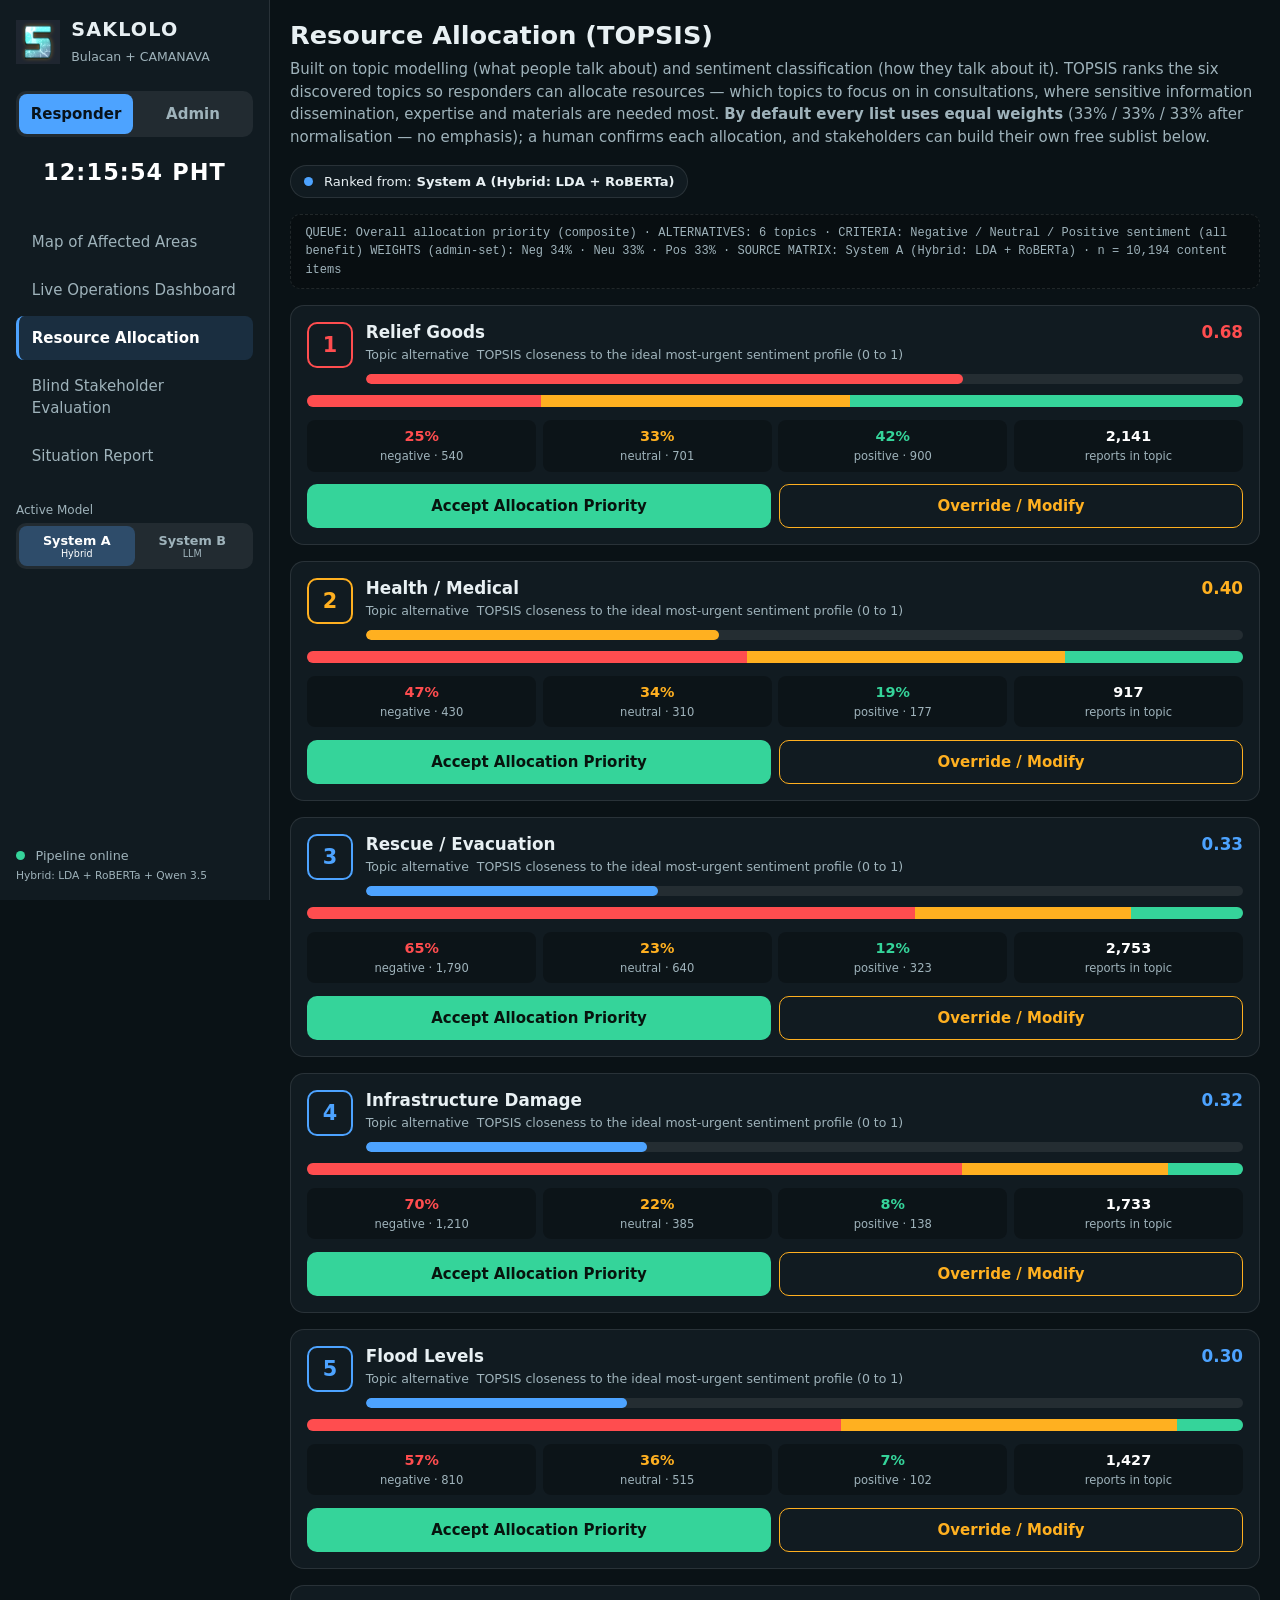
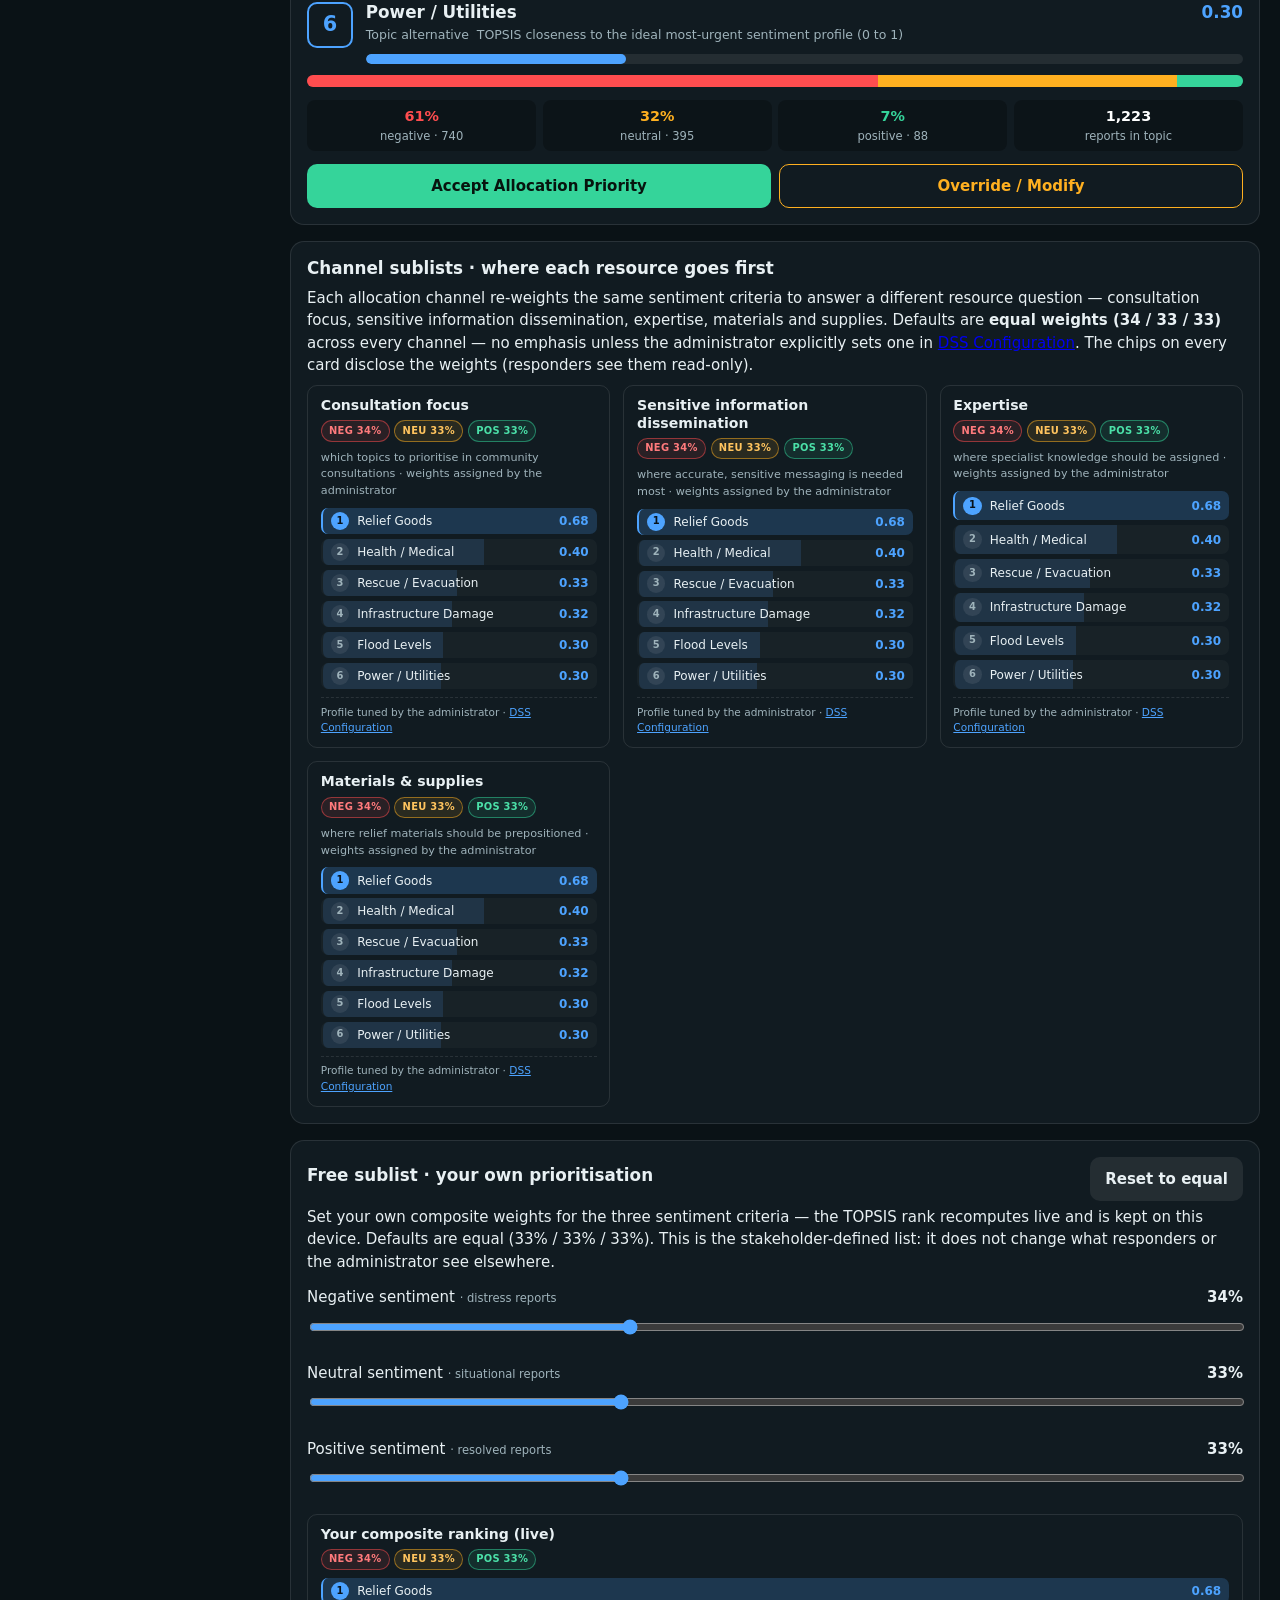
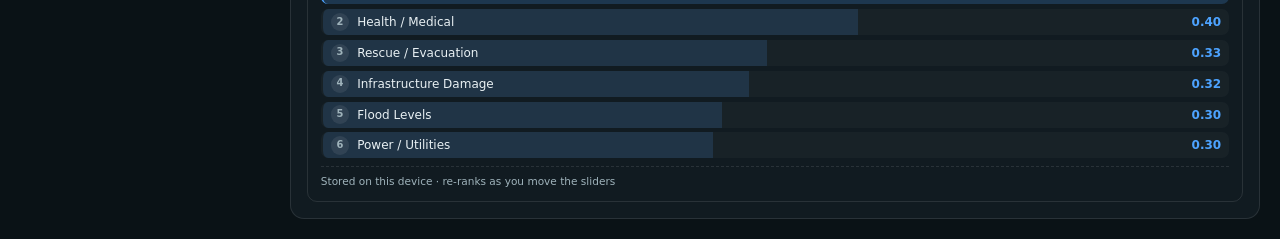
<file: dashboard/allocation.html>
<!DOCTYPE html>
<html lang="en">
<head>
  <meta charset="UTF-8">
  <meta name="viewport" content="width=device-width, initial-scale=1">
  <title>SAKLOLO | Resource Allocation</title>
  <link rel="stylesheet" href="https://cdnjs.cloudflare.com/ajax/libs/font-awesome/6.5.1/css/all.min.css">
  <link rel="stylesheet" href="assets/saklolo.css">
</head>
<body data-system="A" data-mode="responder">
<div class="app">

  <!-- ========== SIDEBAR NAVIGATION ========== -->
  <aside class="sidebar">
    <div class="brand">
      <img class="brand__logo" src="SAKLOLO.png" alt="SAKLOLO Logo" onerror="this.style.display='none'">
      <div>
        <strong class="brand__name">SAKLOLO</strong>
        <small class="brand__sub">Bulacan + CAMANAVA</small>
      </div>
    </div>

    <div class="rs-mode">
      <div class="rs-mode__seg" role="radiogroup" aria-label="View mode">
        <a href="index.html" class="is-on" aria-checked="true">Responder</a>
        <a href="admin.html">Admin</a>
      </div>
      <p class="rs-clock" id="rs-clock"></p>
    </div>
<nav class="nav" aria-label="Dashboard views">
      <a class="nav__item nav__item--resp" href="index.html">Map of Affected Areas</a>
      <a class="nav__item nav__item--resp" href="operations.html">Live Operations Dashboard</a>
      <a class="nav__item nav__item--resp is-active" href="allocation.html" aria-current="page">Resource Allocation</a>
      <a class="nav__item nav__item--resp" href="blind-eval.html">Blind Stakeholder Evaluation</a>
      <a class="nav__item nav__item--resp" href="sitrep.html">Situation Report</a>
    </nav>

<!-- ========== GLOBAL SYSTEM TOGGLE ========== -->
<div class="sys-toggle">
  <span class="sys-toggle__label">Active Model</span>
  <div class="sys-toggle__track" id="sys-toggle" data-active="A" role="radiogroup" aria-label="Active model">
    <span class="sys-toggle__thumb" aria-hidden="true"></span>
    <button type="button" class="sys-toggle__opt is-active" role="radio" aria-checked="true"  data-system="A">System A <small>Hybrid</small></button>
    <button type="button" class="sys-toggle__opt"           role="radio" aria-checked="false" data-system="B">System B <small>LLM</small></button>
  </div>
</div>
    <div class="sidebar__footer">
      <span class="dot dot--ok"></span> Pipeline online
      <small>Hybrid: LDA + RoBERTa + Qwen 3.5</small>
    </div>
  </aside>

  <!-- ========== MAIN CONTENT ========== -->
  <main class="main">
    <section id="view-r-queue" class="view" role="tabpanel">
      <header class="view__header view__header--row">
        <div>
          <h1>Resource Allocation (TOPSIS)</h1>
          <p>Built on topic modelling (what people talk about) and sentiment classification (how they talk about it).
             TOPSIS ranks the six discovered topics so responders can allocate resources — which topics to focus on
             in consultations, where sensitive information dissemination, expertise and materials are needed most.
             <b>By default every list uses equal weights</b> (33% / 33% / 33% after normalisation — no emphasis); a
             human confirms each allocation, and stakeholders can build their own free sublist below.</p>
        </div>
        <span class="driver-pill"><span class="dot dot--sys"></span>Ranked from: <strong class="rs-engine"></strong></span>
      </header>
      <div class="rs-stack">
        <div id="rs-queue" class="rs-stack"></div>
        <article class="card">
          <h2 class="card__title">Channel sublists · where each resource goes first</h2>
          <p>Each allocation channel re-weights the same sentiment criteria to answer a different resource question —
             consultation focus, sensitive information dissemination, expertise, materials and supplies. Defaults are
             <b>equal weights (34 / 33 / 33)</b> across every channel — no emphasis unless the administrator explicitly
             sets one in <a href="dss-config.html">DSS Configuration</a>. The chips on every card disclose the
             weights (responders see them read-only).</p>
          <div id="rs-cranks" class="rs-cranks"></div>
        </article>
        <article class="card">
          <div class="rs-row">
            <h2 class="card__title">Free sublist · your own prioritisation</h2>
            <button type="button" id="rs-freereset" class="rs-btn">Reset to equal</button>
          </div>
          <p>Set your own composite weights for the three sentiment criteria — the TOPSIS rank recomputes live and is
             kept on this device. Defaults are equal (33% / 33% / 33%). This is the stakeholder-defined list: it does
             not change what responders or the administrator see elsewhere.</p>
          <div id="rs-free" class="rs-w"></div>
          <div id="rs-franks" class="rs-stack"></div>
        </article>
      </div>
    </section>
  </main>
</div>
<script>window.SAK_CONFIG = { ingest: false };</script>
<script src="assets/saklolo-core.js"></script>
</body>
</html>
</file>
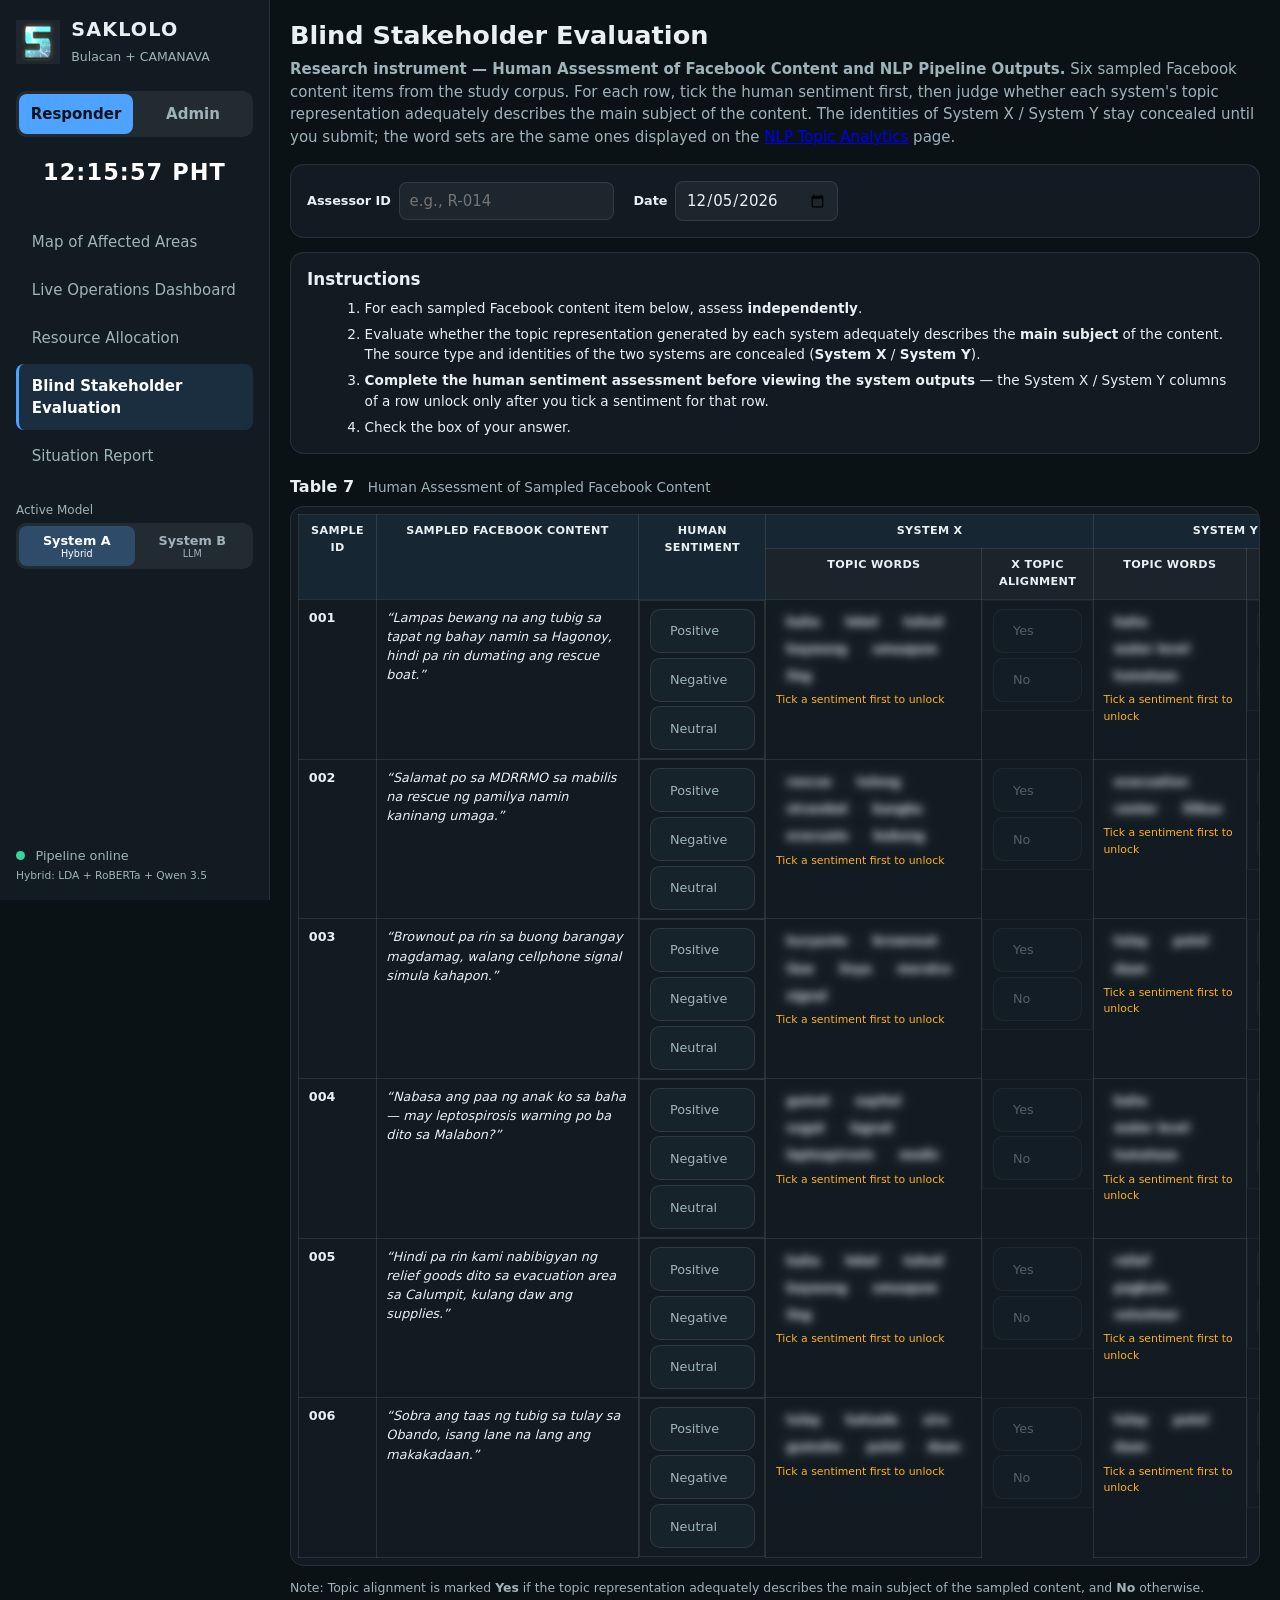
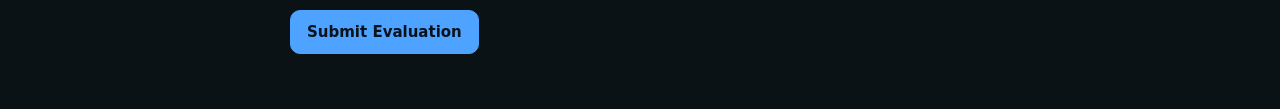
<file: dashboard/blind-eval.html>
<!DOCTYPE html>
<html lang="en">
<head>
  <meta charset="UTF-8">
  <meta name="viewport" content="width=device-width, initial-scale=1">
  <title>SAKLOLO | Blind Stakeholder Evaluation</title>
  <link rel="stylesheet" href="https://cdnjs.cloudflare.com/ajax/libs/font-awesome/6.5.1/css/all.min.css">
  <link rel="stylesheet" href="assets/saklolo.css">
</head>
<body data-system="A" data-mode="responder">
<div class="app">

  <!-- ========== SIDEBAR NAVIGATION ========== -->
  <aside class="sidebar">
    <div class="brand">
      <img class="brand__logo" src="SAKLOLO.png" alt="SAKLOLO Logo" onerror="this.style.display='none'">
      <div>
        <strong class="brand__name">SAKLOLO</strong>
        <small class="brand__sub">Bulacan + CAMANAVA</small>
      </div>
    </div>

    <div class="rs-mode">
      <div class="rs-mode__seg" role="radiogroup" aria-label="View mode">
        <a href="index.html" class="is-on" aria-checked="true">Responder</a>
        <a href="admin.html">Admin</a>
      </div>
      <p class="rs-clock" id="rs-clock"></p>
    </div>
<nav class="nav" aria-label="Dashboard views">
      <a class="nav__item nav__item--resp" href="index.html">Map of Affected Areas</a>
      <a class="nav__item nav__item--resp" href="operations.html">Live Operations Dashboard</a>
      <a class="nav__item nav__item--resp" href="allocation.html">Resource Allocation</a>
      <a class="nav__item nav__item--resp is-active" href="blind-eval.html" aria-current="page">Blind Stakeholder Evaluation</a>
      <a class="nav__item nav__item--resp" href="sitrep.html">Situation Report</a>
    </nav>

<!-- ========== GLOBAL SYSTEM TOGGLE ========== -->
<div class="sys-toggle">
  <span class="sys-toggle__label">Active Model</span>
  <div class="sys-toggle__track" id="sys-toggle" data-active="A" role="radiogroup" aria-label="Active model">
    <span class="sys-toggle__thumb" aria-hidden="true"></span>
    <button type="button" class="sys-toggle__opt is-active" role="radio" aria-checked="true"  data-system="A">System A <small>Hybrid</small></button>
    <button type="button" class="sys-toggle__opt"           role="radio" aria-checked="false" data-system="B">System B <small>LLM</small></button>
  </div>
</div>
    <div class="sidebar__footer">
      <span class="dot dot--ok"></span> Pipeline online
      <small>Hybrid: LDA + RoBERTa + Qwen 3.5</small>
    </div>
  </aside>

  <!-- ========== MAIN CONTENT ========== -->
  <main class="main">
    <section id="view-be" class="view" role="tabpanel">
      <header class="view__header">
        <h1>Blind Stakeholder Evaluation</h1>
        <p><b>Research instrument — Human Assessment of Facebook Content and NLP Pipeline Outputs.</b>
           Six sampled Facebook content items from the study corpus. For each row, tick the human sentiment
           first, then judge whether each system's topic representation adequately describes the main subject
           of the content. The identities of System X / System Y stay concealed until you submit; the word
           sets are the same ones displayed on the <a href="admin.html#view-topics">NLP Topic Analytics</a> page.</p>
      </header>

      <form id="be-form" data-api="/api/evaluations">
        <div class="card ri-meta">
          <div class="ri-field">
            <label for="be-aid">Assessor ID</label>
            <input id="be-aid" name="assessor_id" type="text" placeholder="e.g., R-014" autocomplete="off">
          </div>
          <div class="ri-field">
            <label for="be-date">Date</label>
            <input id="be-date" name="assessment_date" type="date">
          </div>
        </div>

        <div class="card ri-instr">
          <h2 class="card__title">Instructions</h2>
          <ol>
            <li>For each sampled Facebook content item below, assess <b>independently</b>.</li>
            <li>Evaluate whether the topic representation generated by each system adequately describes the
                <b>main subject</b> of the content. The source type and identities of the two systems are
                concealed (<b>System X</b> / <b>System Y</b>).</li>
            <li><b>Complete the human sentiment assessment before viewing the system outputs</b> — the
                System X / System Y columns of a row unlock only after you tick a sentiment for that row.</li>
            <li>Check the box of your answer.</li>
          </ol>
        </div>

        <h2 class="section-label">Table 7 <span>Human Assessment of Sampled Facebook Content</span></h2>
        <div class="card be-tablewrap">
          <table class="be-table">
            <thead>
              <tr>
                <th rowspan="2">Sample ID</th>
                <th rowspan="2">Sampled Facebook Content</th>
                <th rowspan="2">Human Sentiment</th>
                <th colspan="2">System X</th>
                <th colspan="2">System Y</th>
              </tr>
              <tr>
                <th>Topic Words</th><th>X Topic Alignment</th>
                <th>Topic Words</th><th>Y Topic Alignment</th>
              </tr>
            </thead>
            <tbody id="be-rows"><!-- sample rows rendered by JS --></tbody>
          </table>
        </div>
        <p class="be-note">Note: Topic alignment is marked <b>Yes</b> if the topic representation adequately
           describes the main subject of the sampled content, and <b>No</b> otherwise.</p>

        <div class="eval-submit">
          <button class="btn btn--primary" type="submit">Submit Evaluation</button>
          <button class="btn" type="button" id="be-reset" hidden>New round</button>
          <p class="form-msg" id="be-msg" role="status"></p>
        </div>
      </form>

      <section id="be-summary" hidden aria-live="polite">
        <h2 class="section-label">Reveal <span>system identities &amp; your answers</span></h2>
        <div class="card" id="be-map" style="margin-bottom:.9rem"></div>
        <div class="grid grid--telemetry be-reveal-stats">
          <div class="telemetry">
            <div class="ring" id="be-ring-a"><span class="ring__val" id="be-ring-a-v">–</span></div>
            <div class="telemetry__meta">
              <h3>System A · Hybrid (LDA + RoBERTa)</h3>
              <div class="telemetry__cmp">Samples you judged as aligned: <b id="be-yes-a">0</b> of 6</div>
            </div>
          </div>
          <div class="telemetry">
            <div class="ring" id="be-ring-b"><span class="ring__val" id="be-ring-b-v">–</span></div>
            <div class="telemetry__meta">
              <h3>System B · LLM (Qwen 3 1.7B)</h3>
              <div class="telemetry__cmp">Samples you judged as aligned: <b id="be-yes-b">0</b> of 6</div>
            </div>
          </div>
        </div>
        <p class="be-note" id="be-dist" style="margin-top:.8rem"></p>
        <p class="be-note">Your answers were recorded against <code>/api/evaluations</code> (prototype: logged to console).
           In the full study these responses feed the RQ3 inter-rater analysis (McNemar's test on paired A/B judgments).</p>
      </section>
    </section>
  </main>
</div>
<script>window.SAK_CONFIG = { ingest: false };</script>
<script src="assets/saklolo-core.js"></script>
<script>
(() => {
  const SAK = window.SAK;
  const esc = s => String(s).replace(/[&<>"]/g, c => ({'&':'&amp;','<':'&lt;','>':'&gt;','"':'&quot;'}[c]));
  const form = document.getElementById('be-form');
  const rowsHost = document.getElementById('be-rows');
  const msg = document.getElementById('be-msg');
  const summary = document.getElementById('be-summary');

  /* Fixed blind mapping — identities are concealed behind the System X / System Y
     labels of the instrument and revealed only after submission. */
  const MAP = {
    X: { sys:'A', label:'System A · Hybrid (LDA + RoBERTa)' },
    Y: { sys:'B', label:'System B · LLM (Qwen 3 1.7B)' }
  };

  /* Six sampled Facebook content items (Taglish, from the study corpus style).
     X / Y hold the topic each system assigned to the sample — its word set is what
     the assessor judges. Some assignments are deliberately off-topic so the
     alignment judgment is a real decision, not a rubber stamp. */
  const SAMPLES = [
    { text:'Lampas bewang na ang tubig sa tapat ng bahay namin sa Hagonoy, hindi pa rin dumating ang rescue boat.',
      X:'Flood Levels',         Y:'Rising Water' },
    { text:'Salamat po sa MDRRMO sa mabilis na rescue ng pamilya namin kaninang umaga.',
      X:'Rescue / Evacuation',  Y:'Evacuation Centers' },
    { text:'Brownout pa rin sa buong barangay magdamag, walang cellphone signal simula kahapon.',
      X:'Power / Utilities',    Y:'Road & Bridge Damage' },
    { text:'Nabasa ang paa ng anak ko sa baha — may leptospirosis warning po ba dito sa Malabon?',
      X:'Health / Medical',     Y:'Rising Water' },
    { text:'Hindi pa rin kami nabibigyan ng relief goods dito sa evacuation area sa Calumpit, kulang daw ang supplies.',
      X:'Flood Levels',         Y:'Food & Relief Aid' },
    { text:'Sobra ang taas ng tubig sa tulay sa Obando, isang lane na lang ang makakadaan.',
      X:'Infrastructure Damage', Y:'Road & Bridge Damage' }
  ];
  const wordsOf = (s, t) => SAK.TOPIC_WORDS[MAP[s].sys][t] || [];

  const sysCell = (i, key) => {
    const words = wordsOf(key, SAMPLES[i][key]);
    return `
      <td class="be-sys be-sys${key} is-locked" data-cell="${key}">
        <div class="pills">${words.map(w => `<span class="pill">${esc(w)}</span>`).join('')}</div>
        <p class="be-lock-hint">Tick a sentiment first to unlock</p>
      </td>
      <td class="be-align is-locked" data-cell="${key}">
        <label class="choice choice--yes"><input type="radio" name="be-${key.toLowerCase()}${i}" value="yes" disabled><span>Yes</span></label>
        <label class="choice choice--no"><input type="radio" name="be-${key.toLowerCase()}${i}" value="no" disabled><span>No</span></label>
      </td>`;
  };

  rowsHost.innerHTML = SAMPLES.map((s, i) => `
    <tr class="be-row" data-i="${i}">
      <td class="be-sid">${String(i + 1).padStart(3, '0')}</td>
      <td class="be-content">“${esc(s.text)}”</td>
      <td class="be-sent">
        <label class="choice choice--pos"><input type="radio" name="be-s${i}" value="Positive"><span>Positive</span></label>
        <label class="choice choice--neg"><input type="radio" name="be-s${i}" value="Negative"><span>Negative</span></label>
        <label class="choice choice--neu"><input type="radio" name="be-s${i}" value="Neutral"><span>Neutral</span></label>
      </td>
      ${sysCell(i, 'X')}
      ${sysCell(i, 'Y')}
    </tr>`).join('');

  /* Blind protocol: a row's system outputs unlock ONLY after its sentiment is ticked. */
  form.addEventListener('change', e => {
    const name = e.target && e.target.name;
    if (!name || !name.startsWith('be-s')) return;
    const i = name.slice(4);
    const row = rowsHost.querySelector(`.be-row[data-i="${i}"]`);
    row.querySelectorAll('.be-sys, .be-align').forEach(c => c.classList.remove('is-locked'));
    row.querySelectorAll('.be-align input').forEach(inp => inp.disabled = false);
    row.querySelectorAll('.be-lock-hint').forEach(h => h.remove());
  });

  document.getElementById('be-date').value = new Date().toLocaleDateString('en-CA', { timeZone:'Asia/Manila' });

  form.addEventListener('submit', e => {
    e.preventDefault();
    const aid = document.getElementById('be-aid').value.trim();
    if (!aid){
      msg.textContent = 'Enter your Assessor ID before submitting.';
      msg.style.color = 'var(--amber, #ffb020)';
      document.getElementById('be-aid').focus();
      return;
    }
    const sents = [], xs = [], ys = [];
    let missing = 0;
    for (let i = 0; i < 6; i++){
      const s = form.querySelector(`input[name="be-s${i}"]:checked`);
      const x = form.querySelector(`input[name="be-x${i}"]:checked`);
      const y = form.querySelector(`input[name="be-y${i}"]:checked`);
      if (!s) missing++; if (!x) missing++; if (!y) missing++;
      sents.push(s && s.value); xs.push(x && x.value); ys.push(y && y.value);
    }
    if (missing){
      msg.textContent = `Answer all 18 items before submitting (6 sentiments + 12 alignments) — ${missing} remaining.`;
      msg.style.color = 'var(--amber, #ffb020)';
      return;
    }

    /* Reveal: system identities + the topic each system assigned per sample */
    let yesA = 0, yesB = 0;
    const dist = { Positive:0, Negative:0, Neutral:0 };
    sents.forEach(s => dist[s]++);
    xs.forEach(v => { if (v === 'yes') yesA++; });
    ys.forEach(v => { if (v === 'yes') yesB++; });

    rowsHost.querySelectorAll('.be-row').forEach((row, i) => {
      const rev = document.createElement('tr');
      rev.className = 'be-reveal-row';
      rev.innerHTML = `<td colspan="7"><b>Sample ${String(i + 1).padStart(3, '0')}</b> — your sentiment: <b>${sents[i]}</b> ·
        <b>System X</b> = ${MAP.X.label}, topic assigned: “${esc(SAMPLES[i].X)}” → you answered <b>${xs[i]}</b> ·
        <b>System Y</b> = ${MAP.Y.label}, topic assigned: “${esc(SAMPLES[i].Y)}” → you answered <b>${ys[i]}</b></td>`;
      row.after(rev);
    });

    document.getElementById('be-map').innerHTML =
      `<b>Concealed identities revealed:</b> System X = <b>${MAP.X.label}</b> · System Y = <b>${MAP.Y.label}</b>.
       Word sets come from the same 10,194-row corpus shown on NLP Topic Analytics.`;
    document.getElementById('be-yes-a').textContent = yesA;
    document.getElementById('be-yes-b').textContent = yesB;
    const pa = Math.round(yesA / 6 * 100), pb = Math.round(yesB / 6 * 100);
    document.getElementById('be-ring-a-v').textContent = pa + '%';
    document.getElementById('be-ring-b-v').textContent = pb + '%';
    document.getElementById('be-ring-a').style.setProperty('--v', pa);
    document.getElementById('be-ring-b').style.setProperty('--v', pb);
    document.getElementById('be-dist').innerHTML =
      `Your sentiment distribution: <b>Positive ${dist.Positive}</b> · <b>Negative ${dist.Negative}</b> · <b>Neutral ${dist.Neutral}</b> —
       recorded for assessor <b>${esc(aid)}</b> on <b>${esc(document.getElementById('be-date').value)}</b>.`;

    form.querySelectorAll('input').forEach(r => r.disabled = true);
    document.getElementById('be-aid').disabled = true;
    form.querySelector('button[type="submit"]').disabled = true;
    document.getElementById('be-reset').hidden = false;
    msg.textContent = 'Evaluation recorded. System identities revealed in the table above.';
    msg.style.color = 'var(--green, #35d49a)';
    console.log('POST /api/evaluations', { assessor_id: aid, date: document.getElementById('be-date').value, sentiment: sents, X: xs, Y: ys });
    summary.hidden = false;
    summary.scrollIntoView({ behavior:'smooth', block:'nearest' });
  });

  document.getElementById('be-reset').addEventListener('click', () => {
    form.reset();
    document.getElementById('be-date').value = new Date().toLocaleDateString('en-CA', { timeZone:'Asia/Manila' });
    rowsHost.querySelectorAll('.be-reveal-row').forEach(tr => tr.remove());
    rowsHost.querySelectorAll('.be-sys, .be-align').forEach(c => c.classList.add('is-locked'));
    rowsHost.querySelectorAll('.be-align input').forEach(inp => inp.disabled = true);
    rowsHost.querySelectorAll('.be-sys').forEach(c => {
      if (!c.querySelector('.be-lock-hint')){
        const p = document.createElement('p'); p.className = 'be-lock-hint';
        p.textContent = 'Tick a sentiment first to unlock'; c.appendChild(p);
      }
    });
    form.querySelectorAll('input[name^="be-s"]').forEach(r => r.disabled = false);   /* sentiments only — alignments stay locked */
    document.getElementById('be-aid').disabled = false;
    form.querySelector('button[type="submit"]').disabled = false;
    document.getElementById('be-reset').hidden = true;
    summary.hidden = true;
    msg.textContent = '';
    window.scrollTo(0, 0);
  });
})();
</script>
</body>
</html>
</file>
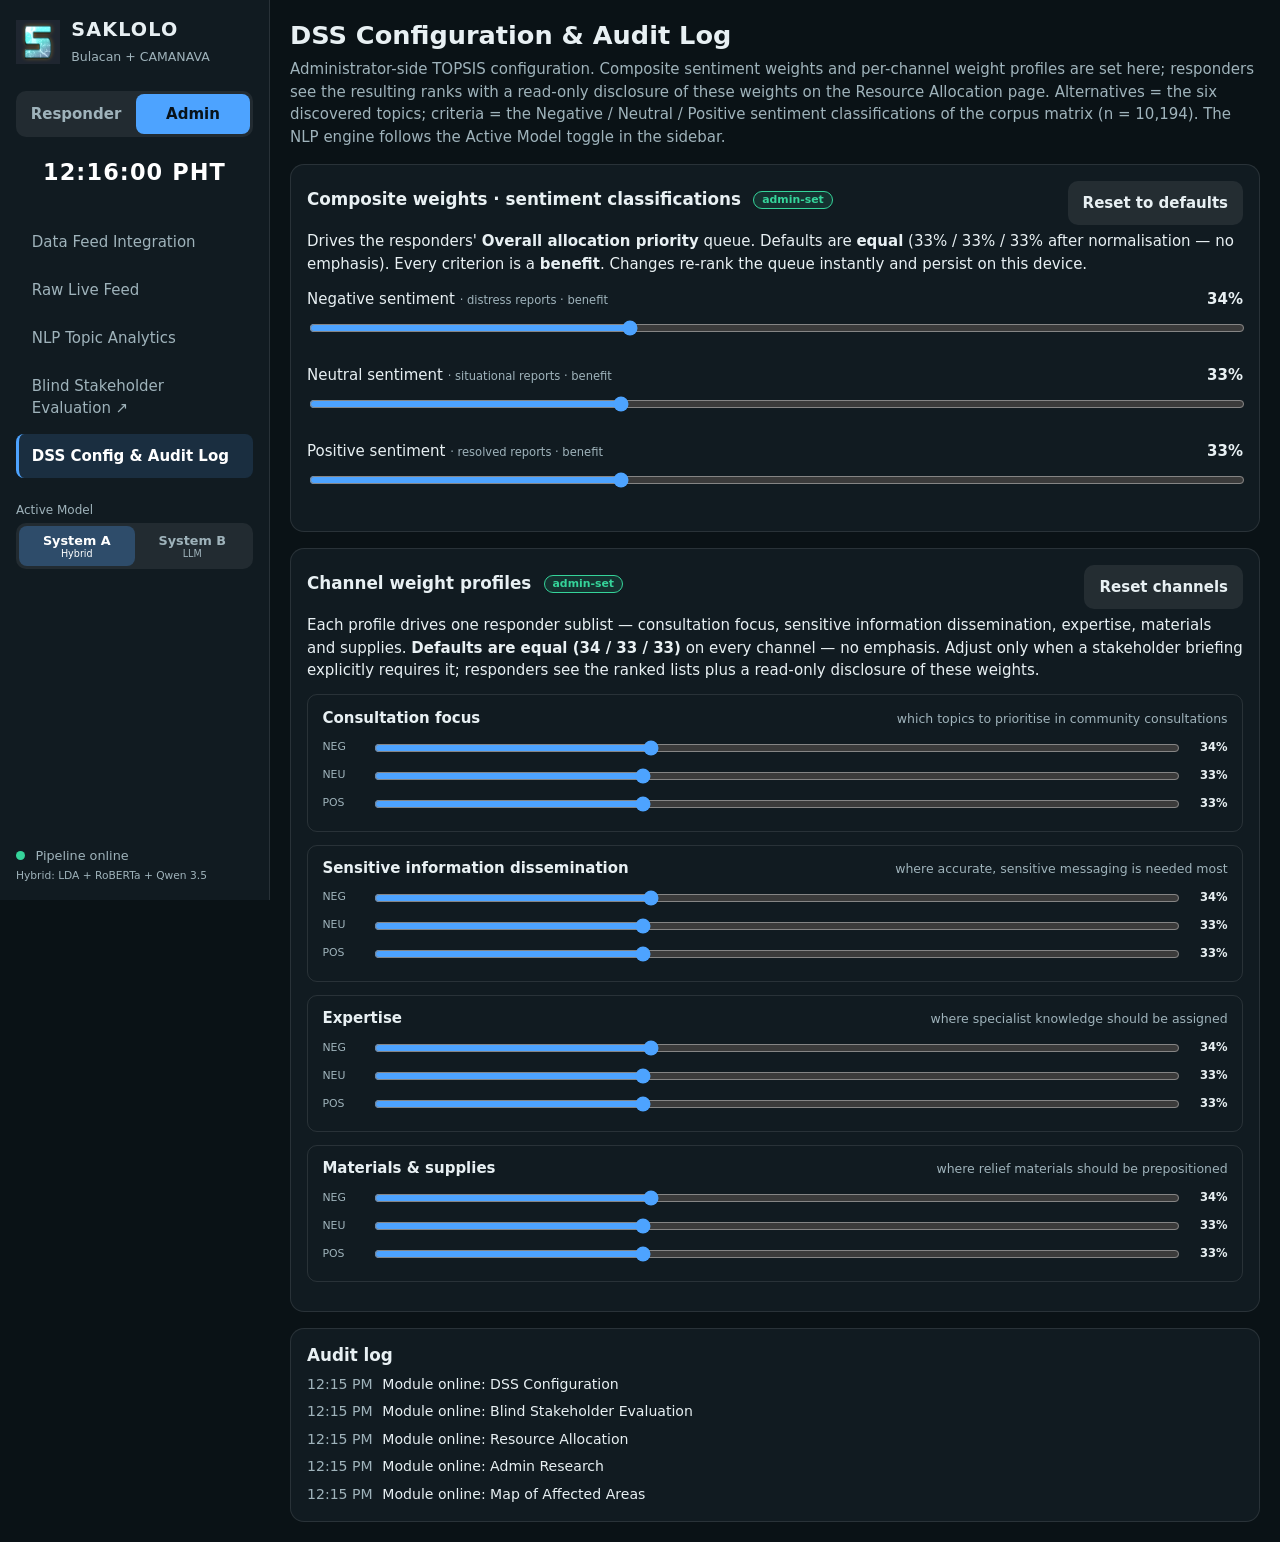
<file: dashboard/dss-config.html>
<!DOCTYPE html>
<html lang="en">
<head>
  <meta charset="UTF-8">
  <meta name="viewport" content="width=device-width, initial-scale=1">
  <title>SAKLOLO | DSS Configuration</title>
  <link rel="stylesheet" href="https://cdnjs.cloudflare.com/ajax/libs/font-awesome/6.5.1/css/all.min.css">
  <link rel="stylesheet" href="assets/saklolo.css">
</head>
<body data-system="A" data-mode="admin">
<div class="app">

  <!-- ========== SIDEBAR NAVIGATION ========== -->
  <aside class="sidebar">
    <div class="brand">
      <img class="brand__logo" src="SAKLOLO.png" alt="SAKLOLO Logo" onerror="this.style.display='none'">
      <div>
        <strong class="brand__name">SAKLOLO</strong>
        <small class="brand__sub">Bulacan + CAMANAVA</small>
      </div>
    </div>

    <div class="rs-mode">
      <div class="rs-mode__seg" role="radiogroup" aria-label="View mode">
        <a href="index.html">Responder</a>
        <a href="admin.html" class="is-on" aria-checked="true">Admin</a>
      </div>
      <p class="rs-clock" id="rs-clock"></p>
    </div>
<nav class="nav" aria-label="Dashboard views">
      <a class="nav__item nav__item--admin" href="admin.html#view-feeds">Data Feed Integration</a>
      <a class="nav__item nav__item--admin" href="admin.html#view-live-feed">Raw Live Feed</a>
      <a class="nav__item nav__item--admin" href="admin.html#view-topics">NLP Topic Analytics</a>
      <a class="nav__item nav__item--admin" href="blind-eval.html">Blind Stakeholder Evaluation ↗</a>
      <a class="nav__item nav__item--admin is-active" href="dss-config.html" aria-current="page">DSS Config &amp; Audit Log</a>
    </nav>

<!-- ========== GLOBAL SYSTEM TOGGLE ========== -->
<div class="sys-toggle">
  <span class="sys-toggle__label">Active Model</span>
  <div class="sys-toggle__track" id="sys-toggle" data-active="A" role="radiogroup" aria-label="Active model">
    <span class="sys-toggle__thumb" aria-hidden="true"></span>
    <button type="button" class="sys-toggle__opt is-active" role="radio" aria-checked="true"  data-system="A">System A <small>Hybrid</small></button>
    <button type="button" class="sys-toggle__opt"           role="radio" aria-checked="false" data-system="B">System B <small>LLM</small></button>
  </div>
</div>
    <div class="sidebar__footer">
      <span class="dot dot--ok"></span> Pipeline online
      <small>Hybrid: LDA + RoBERTa + Qwen 3.5</small>
    </div>
  </aside>

  <!-- ========== MAIN CONTENT ========== -->
  <main class="main">
    <section id="view-admin-dss" class="view" role="tabpanel">
      <header class="view__header">
        <h1>DSS Configuration &amp; Audit Log</h1>
        <p>Administrator-side TOPSIS configuration. Composite sentiment weights and per-channel weight profiles are
           set here; responders see the resulting ranks with a read-only disclosure of these weights on the
           Resource Allocation page. Alternatives = the six discovered topics; criteria = the Negative / Neutral /
           Positive sentiment classifications of the corpus matrix (n = 10,194). The NLP engine follows the
           Active Model toggle in the sidebar.</p>
      </header>
      <div class="rs-stack">
        <article class="card">
          <div class="rs-row">
            <h2 class="card__title">Composite weights · sentiment classifications <span class="rs-tag rs-tag--live">admin-set</span></h2>
            <button type="button" id="rs-wreset" class="rs-btn">Reset to defaults</button>
          </div>
          <p>Drives the responders' <b>Overall allocation priority</b> queue. Defaults are <b>equal</b>
             (33% / 33% / 33% after normalisation — no emphasis). Every criterion is a <b>benefit</b>. Changes
             re-rank the queue instantly and persist on this device.</p>
          <div id="rs-sw" class="rs-w"></div>
        </article>
        <article class="card">
          <div class="rs-row">
            <h2 class="card__title">Channel weight profiles <span class="rs-tag rs-tag--live">admin-set</span></h2>
            <button type="button" id="rs-cwreset" class="rs-btn">Reset channels</button>
          </div>
          <p>Each profile drives one responder sublist — consultation focus, sensitive information dissemination,
             expertise, materials and supplies. <b>Defaults are equal (34 / 33 / 33)</b> on every channel — no
             emphasis. Adjust only when a stakeholder briefing explicitly requires it; responders see the ranked
             lists plus a read-only disclosure of these weights.</p>
          <div id="rs-cw" class="rs-cw"></div>
        </article>
        <article class="card">
          <h2 class="card__title">Audit log</h2>
          <ul id="rs-log" class="rs-log"></ul>
        </article>
      </div>
    </section>
  </main>
</div>
<script>window.SAK_CONFIG = { ingest: false };</script>
<script src="assets/saklolo-core.js"></script>
</body>
</html>
</file>
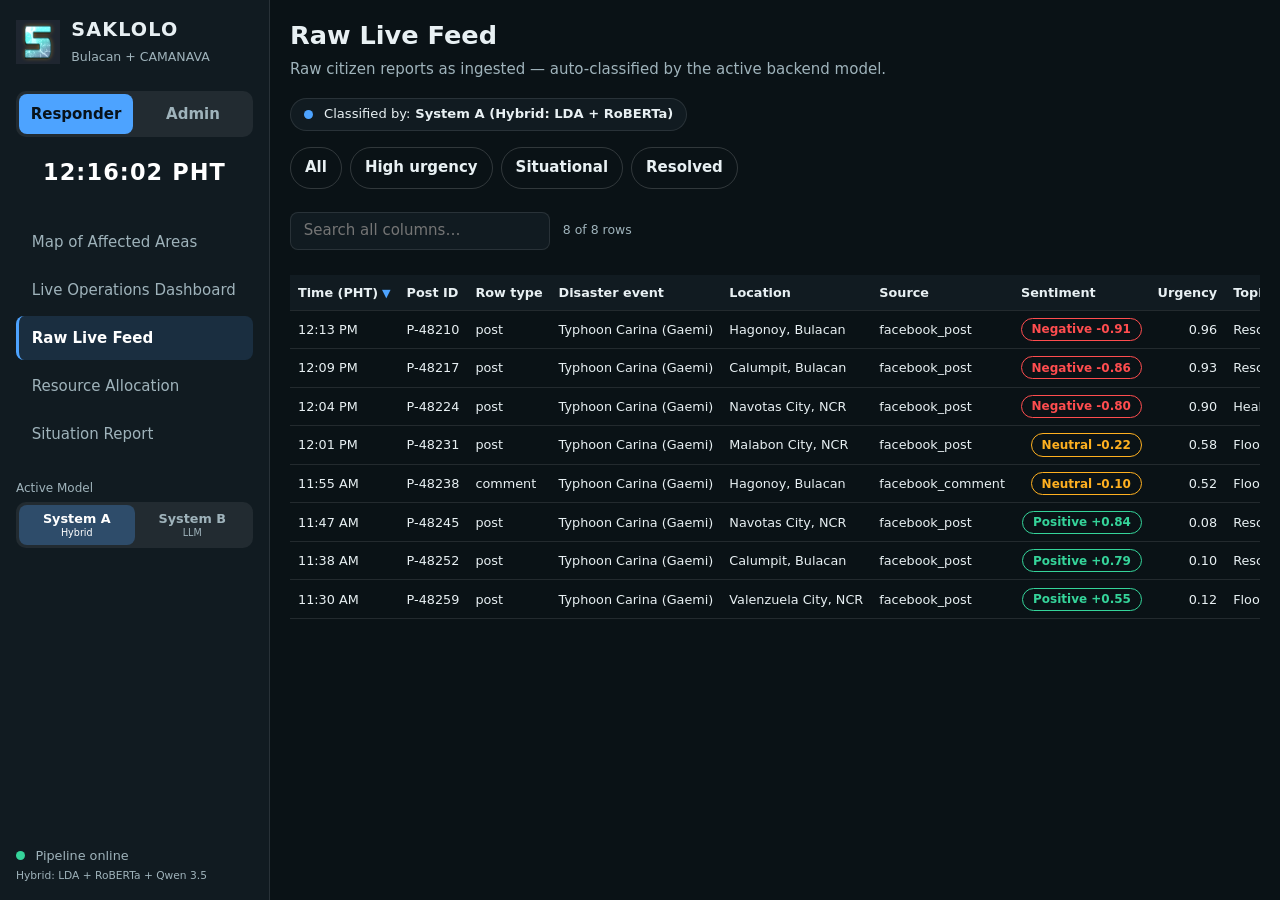
<file: dashboard/feed.html>
<!DOCTYPE html>
<html lang="en">
<head>
  <meta charset="UTF-8">
  <meta name="viewport" content="width=device-width, initial-scale=1">
  <title>SAKLOLO | Raw Live Feed</title>
  <link rel="stylesheet" href="https://cdnjs.cloudflare.com/ajax/libs/font-awesome/6.5.1/css/all.min.css">
  <link rel="stylesheet" href="assets/saklolo.css">
</head>
<body data-system="A" data-mode="responder">
<div class="app">

  <!-- ========== SIDEBAR NAVIGATION ========== -->
  <aside class="sidebar">
    <div class="brand">
      <img class="brand__logo" src="SAKLOLO.png" alt="SAKLOLO Logo" onerror="this.style.display='none'">
      <div>
        <strong class="brand__name">SAKLOLO</strong>
        <small class="brand__sub">Bulacan + CAMANAVA</small>
      </div>
    </div>

    <div class="rs-mode">
      <div class="rs-mode__seg" role="radiogroup" aria-label="View mode">
        <a href="index.html" class="is-on" aria-checked="true">Responder</a>
        <a href="admin.html">Admin</a>
      </div>
      <p class="rs-clock" id="rs-clock"></p>
    </div>
<nav class="nav" aria-label="Dashboard views">
      <a class="nav__item nav__item--resp" href="index.html">Map of Affected Areas</a>
      <a class="nav__item nav__item--resp" href="operations.html">Live Operations Dashboard</a>
      <a class="nav__item nav__item--resp is-active" href="feed.html" aria-current="page">Raw Live Feed</a>
      <a class="nav__item nav__item--resp" href="allocation.html">Resource Allocation</a>
      <a class="nav__item nav__item--resp" href="sitrep.html">Situation Report</a>
    </nav>

<!-- ========== GLOBAL SYSTEM TOGGLE ========== -->
<div class="sys-toggle">
  <span class="sys-toggle__label">Active Model</span>
  <div class="sys-toggle__track" id="sys-toggle" data-active="A" role="radiogroup" aria-label="Active model">
    <span class="sys-toggle__thumb" aria-hidden="true"></span>
    <button type="button" class="sys-toggle__opt is-active" role="radio" aria-checked="true"  data-system="A">System A <small>Hybrid</small></button>
    <button type="button" class="sys-toggle__opt"           role="radio" aria-checked="false" data-system="B">System B <small>LLM</small></button>
  </div>
</div>
    <div class="sidebar__footer">
      <span class="dot dot--ok"></span> Pipeline online
      <small>Hybrid: LDA + RoBERTa + Qwen 3.5</small>
    </div>
  </aside>

  <!-- ========== MAIN CONTENT ========== -->
  <main class="main">
<section id="view-r-feed" class="view" role="tabpanel">
      <header class="view__header view__header--row">
        <div>
          <h1>Raw Live Feed</h1>
          <p>Raw citizen reports as ingested — auto-classified by the active backend model.</p>
        </div>
        <span class="driver-pill"><span class="dot dot--sys"></span>Classified by: <strong class="rs-engine"></strong></span>
      </header>
      <div class="rs-stack">
        <div id="rs-filters" class="rs-chips">
          <button type="button" class="rs-chip" data-f="all">All</button>
          <button type="button" class="rs-chip" data-f="high">High urgency</button>
          <button type="button" class="rs-chip" data-f="neutral">Situational</button>
          <button type="button" class="rs-chip" data-f="resolved">Resolved</button>
        </div>
        <div id="rs-feed" class="rs-stack" aria-live="polite"></div>
      </div>
    </section>
  </main>
</div>
<script>window.SAK_CONFIG = { ingest: true };</script>
<script src="assets/saklolo-core.js"></script>
</body>
</html>
</file>
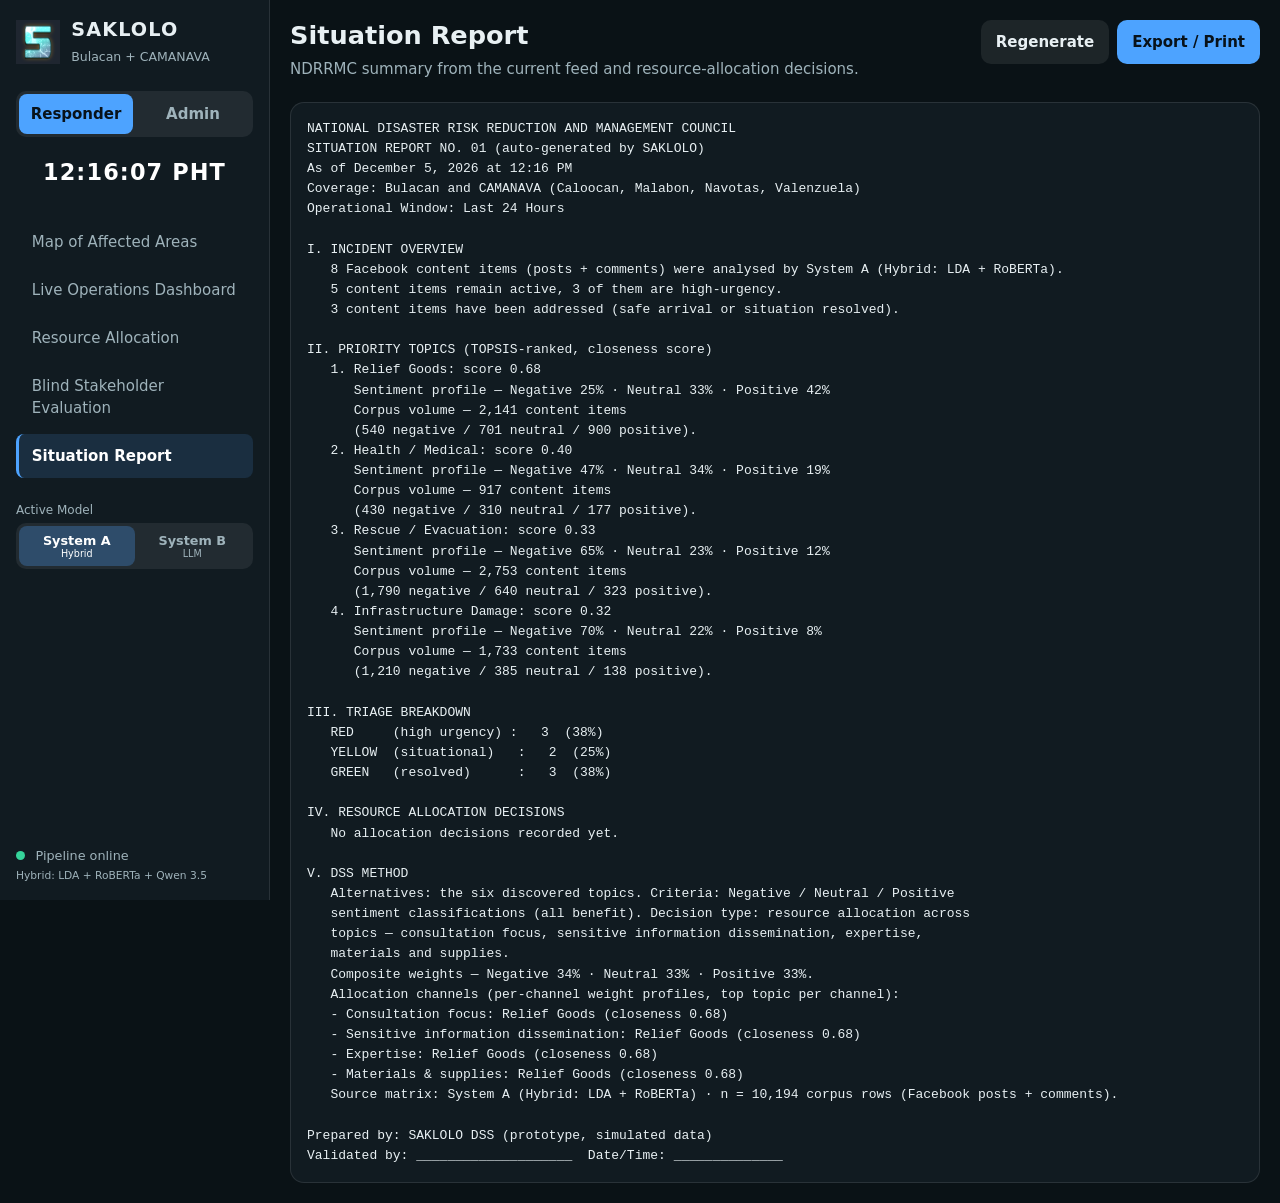
<file: dashboard/sitrep.html>
<!DOCTYPE html>
<html lang="en">
<head>
  <meta charset="UTF-8">
  <meta name="viewport" content="width=device-width, initial-scale=1">
  <title>SAKLOLO | Situation Report</title>
  <link rel="stylesheet" href="https://cdnjs.cloudflare.com/ajax/libs/font-awesome/6.5.1/css/all.min.css">
  <link rel="stylesheet" href="assets/saklolo.css">
</head>
<body data-system="A" data-mode="responder">
<div class="app">

  <!-- ========== SIDEBAR NAVIGATION ========== -->
  <aside class="sidebar">
    <div class="brand">
      <img class="brand__logo" src="SAKLOLO.png" alt="SAKLOLO Logo" onerror="this.style.display='none'">
      <div>
        <strong class="brand__name">SAKLOLO</strong>
        <small class="brand__sub">Bulacan + CAMANAVA</small>
      </div>
    </div>

    <div class="rs-mode">
      <div class="rs-mode__seg" role="radiogroup" aria-label="View mode">
        <a href="index.html" class="is-on" aria-checked="true">Responder</a>
        <a href="admin.html">Admin</a>
      </div>
      <p class="rs-clock" id="rs-clock"></p>
    </div>
<nav class="nav" aria-label="Dashboard views">
      <a class="nav__item nav__item--resp" href="index.html">Map of Affected Areas</a>
      <a class="nav__item nav__item--resp" href="operations.html">Live Operations Dashboard</a>
      <a class="nav__item nav__item--resp" href="allocation.html">Resource Allocation</a>
      <a class="nav__item nav__item--resp" href="blind-eval.html">Blind Stakeholder Evaluation</a>
      <a class="nav__item nav__item--resp is-active" href="sitrep.html" aria-current="page">Situation Report</a>
    </nav>

<!-- ========== GLOBAL SYSTEM TOGGLE ========== -->
<div class="sys-toggle">
  <span class="sys-toggle__label">Active Model</span>
  <div class="sys-toggle__track" id="sys-toggle" data-active="A" role="radiogroup" aria-label="Active model">
    <span class="sys-toggle__thumb" aria-hidden="true"></span>
    <button type="button" class="sys-toggle__opt is-active" role="radio" aria-checked="true"  data-system="A">System A <small>Hybrid</small></button>
    <button type="button" class="sys-toggle__opt"           role="radio" aria-checked="false" data-system="B">System B <small>LLM</small></button>
  </div>
</div>
    <div class="sidebar__footer">
      <span class="dot dot--ok"></span> Pipeline online
      <small>Hybrid: LDA + RoBERTa + Qwen 3.5</small>
    </div>
  </aside>

  <!-- ========== MAIN CONTENT ========== -->
  <main class="main">
<section id="view-r-sitrep" class="view" role="tabpanel">
      <header class="view__header view__header--row">
        <div>
          <h1>Situation Report</h1>
          <p>NDRRMC summary from the current feed and resource-allocation decisions.</p>
        </div>
        <div class="rs-row">
          <button type="button" id="rs-regen" class="rs-btn">Regenerate</button>
          <button type="button" id="rs-print" class="rs-btn rs-btn--prime">Export / Print</button>
        </div>
      </header>
      <pre id="rs-doc" class="card rs-doc"></pre>
    </section>
  </main>
</div>
<script>window.SAK_CONFIG = { ingest: true };</script>
<script src="assets/saklolo-core.js"></script>
</body>
</html>
</file>
<file: dashboard/assets/saklolo.css>
:root{
  --bg:#0a1216;--panel:#111b21;--panel-2:#16232b;--line:rgba(255,255,255,.1);--text:#e8f0f3;
  --muted:#9fb3bb;--red:#ff4d4f;--amber:#ffb020;--green:#35d49a;--blue:#4da3ff;--violet:#b08cff;
  --sys:var(--blue);--sys-a:var(--blue);--sys-b:var(--violet);
}
body[data-system="B"]{--sys:var(--violet)}
*{box-sizing:border-box}
html,body{margin:0}
body{background:var(--bg);color:var(--text);font:15px/1.5 system-ui,-apple-system,"Segoe UI",Roboto,Arial,sans-serif}
[hidden]{display:none!important}
h1,h2,h3,h4{margin:0 0 .4rem;line-height:1.25}
h1{font-size:1.6rem}h2{font-size:1.1rem}h3{font-size:1rem}h4{font-size:.9rem}
p{margin:.3rem 0}ul{padding-left:1.1rem}
button{font:inherit}
:focus-visible{outline:3px solid var(--blue);outline-offset:2px}

/* shell */
.app{display:grid;grid-template-columns:270px 1fr;min-height:100vh}
.sidebar{position:sticky;top:0;height:100vh;overflow-y:auto;padding:1rem;background:var(--panel);border-right:1px solid var(--line);display:flex;flex-direction:column;gap:.6rem}
.brand{display:flex;align-items:center;gap:.7rem}
.brand__logo{width:44px;height:44px;object-fit:contain}
.brand__name{display:block;font-size:1.2rem;letter-spacing:.06em}
.brand__sub{color:var(--muted)}
.nav{display:flex;flex-direction:column;gap:4px;margin:.4rem 0}
.nav__item{display:block;width:100%;text-align:left;padding:.65rem .8rem;min-height:44px;border:0;border-left:3px solid transparent;border-radius:8px;background:transparent;color:var(--muted);cursor:pointer}
.nav__item:hover{background:rgba(255,255,255,.05);color:var(--text)}
.nav__item.is-active{background:rgba(77,163,255,.14);border-left-color:var(--sys);color:#fff;font-weight:700}
.sidebar__footer{margin-top:auto;font-size:.8rem;color:var(--muted)}
.sidebar__footer small{display:block;margin-top:.2rem}
.main{padding:1.25rem;min-width:0}
.view{max-width:1200px;margin:0 auto}
.view__header{margin-bottom:1rem}
.view__header p{color:var(--muted)}
.view__header--row{display:flex;flex-wrap:wrap;gap:.75rem;align-items:flex-start;justify-content:space-between}

/* small parts */
.dot{display:inline-block;width:9px;height:9px;border-radius:50%;margin-right:.4rem;background:var(--muted)}
.dot--ok{background:var(--green)}.dot--sys{background:var(--sys)}
.driver-pill,.corpus-pill{display:inline-flex;align-items:center;gap:.3rem;padding:.35rem .8rem;border:1px solid var(--line);border-radius:99px;background:var(--panel);font-size:.82rem}
.badge,.tag,.pill{display:inline-block;padding:.1rem .6rem;border-radius:99px;font-size:.75rem;font-weight:700;border:1px solid var(--line)}
.badge--neg{color:var(--red);border-color:var(--red)}.badge--neu{color:var(--amber);border-color:var(--amber)}.badge--pos{color:var(--green);border-color:var(--green)}
.tag--a{color:var(--sys-a);border-color:var(--sys-a)}.tag--b{color:var(--sys-b);border-color:var(--sys-b)}
.sw{display:inline-block;width:10px;height:10px;border-radius:3px;margin-right:.3rem}
.sw--a{background:var(--sys-a)}.sw--b{background:var(--sys-b)}
.btn{min-height:44px;padding:0 1rem;border:1px solid var(--line);border-radius:10px;background:var(--panel-2);color:var(--text);font-weight:700;cursor:pointer}
.btn--primary{background:var(--blue);border-color:var(--blue);color:#08121a}
.section-label{margin:1.4rem 0 .6rem;font-size:1rem;font-weight:700}
.section-label span{margin-left:.5rem;font-weight:400;color:var(--muted);font-size:.85rem}

/* cards + grids */
.card{padding:1rem;border:1px solid var(--line);border-radius:14px;background:var(--panel)}
.card__head{display:flex;justify-content:space-between;align-items:center;gap:.5rem;margin-bottom:.5rem}
.card__title{margin:0 0 .5rem;font-size:1.05rem}
.card__head .card__title{margin:0}
.grid{display:grid;gap:1rem}
.grid--command{grid-template-columns:1.6fr 1fr}
.grid--command .card--info{grid-column:1/-1}
.grid--telemetry{grid-template-columns:repeat(auto-fit,minmax(230px,1fr))}
.grid--eval{grid-template-columns:1fr 1fr}
.map{height:430px;border-radius:10px;overflow:hidden;background:#0d171c}
.location-groups{display:grid;gap:1rem}
.location-list{display:flex;flex-wrap:wrap;gap:.35rem;margin:.4rem 0 0;padding:0;list-style:none}
.location-list li{padding:.15rem .6rem;border-radius:99px;background:rgba(255,255,255,.06);font-size:.8rem}
.info-content__lead{font-size:1.05rem}
.info-specs{display:grid;gap:.5rem;margin:1rem 0}
.info-specs>div{display:grid;grid-template-columns:170px 1fr;gap:.75rem;padding:.5rem 0;border-bottom:1px solid var(--line)}
.info-specs dt{color:var(--muted)}.info-specs dd{margin:0}
.framework-grid{display:grid;grid-template-columns:1fr 1fr;gap:1rem}
.framework-col{padding:.8rem;border-radius:10px;background:rgba(255,255,255,.04)}

/* corpus snapshots */
.snapshot-list{list-style:none;margin:0;padding:0;display:grid;gap:1rem}
.snapshot{border:1px solid var(--line);border-radius:14px;background:var(--panel);overflow:hidden}
.snapshot__bar{display:flex;justify-content:space-between;padding:.6rem 1rem;background:var(--panel-2);font-size:.8rem;color:var(--muted)}
.snapshot__text{padding:1rem}
.snapshot__label{font-size:.75rem;color:var(--muted)}
.snapshot blockquote{margin:.3rem 0 0;padding-left:.8rem;border-left:3px solid var(--sys);font-size:1.02rem}
.snapshot__meta{display:grid;grid-template-columns:repeat(auto-fill,minmax(190px,1fr));gap:.5rem;margin:0;padding:1rem;border-top:1px solid var(--line)}
.snapshot__meta>div{padding:.4rem .6rem;border-radius:8px;background:rgba(0,0,0,.25)}
.snapshot__meta dt{font-size:.7rem;color:var(--muted)}.snapshot__meta dd{margin:0;word-break:break-word}
.snapshot__meta .is-null dd{color:var(--muted);font-style:italic}
.snapshot__meta .is-num dd{font-variant-numeric:tabular-nums;color:var(--amber)}
.rowtype{padding:.05rem .5rem;border-radius:6px;font-weight:700}
.rowtype--post{background:rgba(77,163,255,.2);color:var(--blue)}.rowtype--comment{background:rgba(176,140,255,.2);color:var(--violet)}

/* topic analytics */
.view-toggle{display:flex;flex-wrap:wrap;gap:.5rem;margin-bottom:1rem}
.view-toggle__opt{display:grid;padding:.55rem 1rem;border:1px solid var(--line);border-radius:10px;background:var(--panel);color:var(--muted);text-align:left;cursor:pointer}
.view-toggle__opt small{font-size:.7rem}
.view-toggle__opt.is-active{border-color:var(--sys);color:#fff}
.split{display:grid;grid-template-columns:1fr 1fr;gap:1rem}
.split__pane{min-width:0}
.split__pane--a{border-top:3px solid var(--sys-a)}.split__pane--b{border-top:3px solid var(--sys-b)}
.pane-sub{margin:1rem 0 .4rem;font-size:.9rem;color:var(--muted)}
.table-scroll{overflow-x:auto}
.data-table{width:100%;border-collapse:collapse;font-size:.85rem}
.data-table caption{padding:.3rem 0;text-align:left;color:var(--muted);font-size:.75rem}
.data-table th,.data-table td{padding:.45rem .5rem;border-bottom:1px solid var(--line);text-align:left}
.data-table th[scope=row]{font-weight:600}
.data-table .num{text-align:right;font-variant-numeric:tabular-nums}
.data-table td.neg{--c:var(--red)}.data-table td.neu{--c:var(--amber)}.data-table td.pos{--c:var(--green)}
.data-table td.num[style*="--h"]{background:color-mix(in srgb,var(--c) calc(var(--h) * 70%),transparent)}
th.neg{color:var(--red)}th.neu{color:var(--amber)}th.pos{color:var(--green)}
.data-table .total,.data-table tfoot{font-weight:700}
.bars{list-style:none;margin:0;padding:0;display:grid;gap:.5rem}
.bars li{display:grid;grid-template-columns:150px 1fr;gap:.6rem;align-items:center;font-size:.85rem}
.bar{position:relative;height:20px;border-radius:6px;background:rgba(255,255,255,.07);overflow:hidden}
.bar::before{content:"";position:absolute;inset:0 auto 0 0;width:var(--p);background:var(--sys-a)}
.bars--b .bar::before,.split__pane--b .bar::before{background:var(--sys-b)}
.bar b{position:relative;padding-left:.5rem;font-size:.75rem;line-height:20px}

/* benchmarks */
.telemetry{display:flex;align-items:center;gap:1rem;padding:1rem;border:1px solid var(--line);border-radius:14px;background:var(--panel)}
.ring{--v:50;flex:none;display:grid;place-items:center;width:84px;height:84px;border-radius:50%;background:conic-gradient(var(--sys-a) calc(var(--v) * 1%),rgba(255,255,255,.1) 0);position:relative}
.ring::before{content:"";position:absolute;inset:9px;border-radius:50%;background:var(--panel)}
.ring__val{position:relative;font-weight:800}
.telemetry__meta h3{margin:0 0 .3rem}
.telemetry__cmp{font-size:.82rem;color:var(--muted)}

/* blind evaluation */
.report-raw blockquote{margin:0;padding-left:.8rem;border-left:3px solid var(--amber);font-size:1.05rem}
.output{padding:.8rem;border-radius:10px;background:rgba(0,0,0,.25)}
.output__fields{display:grid;gap:.5rem;margin:.6rem 0 0}
.output__fields>div{display:flex;justify-content:space-between;gap:.5rem}
.output__fields dt{color:var(--muted)}.output__fields dd{margin:0}
.binary-choices{display:flex;flex-wrap:wrap;gap:.6rem;margin:.5rem 0}
.choice {
  display: inline-flex; align-items: center; gap: .4rem;
  min-height: 44px; padding: 0 1.2rem;
  border: 1px solid var(--line); border-radius: 10px;
  background: var(--panel-2); cursor: pointer;
  color: var(--muted); transition: all 0.2s ease;}
.choice input[type="radio"] {
  appearance: none; margin: 0; width: 0; height: 0; opacity: 0; position: absolute;}
.choice:has(input:checked) { color: #fff; font-weight: bold; }
.choice--yes:has(input:checked) { background: rgba(53, 212, 154, 0.15); border-color: var(--green); }
.choice--no:has(input:checked) { background: rgba(255, 77, 79, 0.15); border-color: var(--red); }
.choice:hover { background: rgba(255,255,255,0.05); }
.eval-submit{margin-top:.8rem}
.form-msg{min-height:1.4rem;margin-top:.5rem}
textarea,select,input[type=text]{font:inherit;color:inherit}

/* system toggle */
.sys-toggle{margin:.4rem 0}
.sys-toggle__label{display:block;margin-bottom:.3rem;font-size:.75rem;color:var(--muted)}
.sys-toggle__track{position:relative;display:grid;grid-template-columns:1fr 1fr;padding:3px;border-radius:10px;background:rgba(255,255,255,.07)}
.sys-toggle__thumb{position:absolute;top:3px;bottom:3px;left:3px;width:calc(50% - 3px);border-radius:8px;background:var(--sys);opacity:.28;transition:transform .2s}
.sys-toggle__track[data-active="B"] .sys-toggle__thumb{transform:translateX(100%)}
.sys-toggle__opt{position:relative;min-height:44px;border:0;background:transparent;color:var(--muted);cursor:pointer;font-weight:700;line-height:1.2}
.sys-toggle__opt small{display:block;font-size:.65rem;font-weight:400}
.sys-toggle__opt.is-active{color:#fff}
@media (prefers-reduced-motion:reduce){.sys-toggle__thumb{transition:none}}

/* mobile: sidebar becomes a top bar */
@media (max-width:900px){
  .app{grid-template-columns:1fr}
  .sidebar{position:static;height:auto;border-right:0;border-bottom:1px solid var(--line)}
  .nav{flex-direction:row;overflow-x:auto}
  .nav__item{width:auto;white-space:nowrap;border-left:0;border-bottom:3px solid transparent}
  .nav__item.is-active{border-bottom-color:var(--sys)}
  .sidebar__footer{margin-top:0}
  .grid--command,.split,.grid--eval,.framework-grid{grid-template-columns:1fr}
  .info-specs>div{grid-template-columns:1fr}
  .main{padding:.8rem}
}


/* =====================================================================
   RESPONDER VIEW + VIEW-MODE SWITCH
   ===================================================================== */
:root{--rs-acc:#4da3ff}

/* Mode switch: Admin view shows the research tabs, Responder view the operational tabs */
body[data-mode="responder"] .nav__item--admin,
body[data-mode="admin"] .nav__item--resp{display:none}
.rs-mode{margin:.9rem 0 .4rem}
.rs-mode__seg{display:grid;grid-template-columns:1fr 1fr;gap:3px;padding:3px;border-radius:10px;background:rgba(255,255,255,.07)}
.rs-mode__seg button{min-height:40px;border:0;border-radius:8px;background:transparent;color:var(--muted,#9fb3bb);font:inherit;font-weight:700;cursor:pointer}
.rs-mode__seg button.is-on{background:var(--rs-acc);color:#08121a}
.rs-clock {
  margin: 1.2rem 0 0.5rem;
  font-size: 1.4rem;
  font-weight: 700;
  color: #fff;
  text-align: center;
  font-variant-numeric: tabular-nums;
  letter-spacing: 0.05em;
}

.rs-stack{display:grid;gap:1rem}
.rs-row{display:flex;flex-wrap:wrap;gap:.5rem;align-items:center;justify-content:space-between}
.rs-lv-high{--c:var(--red,#ff4d4f)}.rs-lv-neutral{--c:var(--amber,#ffb020)}.rs-lv-resolved{--c:var(--green,#35d49a)}

/* Dashboard */
.rs-stats{display:grid;grid-template-columns:repeat(3,1fr);gap:.75rem}
.rs-stat{padding:.9rem;border-left:4px solid var(--c)}
.rs-stat b{display:block;margin-top:.4rem;font-size:2.2rem;line-height:1;color:var(--c);font-variant-numeric:tabular-nums}
.rs-stat span{font-size:.8rem;color:var(--muted,#9fb3bb)}
.rs-tri{display:flex;height:22px;margin:.6rem 0;border-radius:99px;overflow:hidden;background:rgba(255,255,255,.08)}
.rs-tri div{display:grid;place-items:center;font-size:.72rem;font-weight:800;color:#111;background:var(--c)}
.rs-legend{display:flex;flex-wrap:wrap;gap:1rem;font-size:.8rem;color:var(--muted,#9fb3bb)}
.rs-legend i{display:inline-block;width:.7rem;height:.7rem;margin-right:.35rem;border-radius:2px;background:var(--c)}
.rs-chartbox{position:relative;height:250px;margin-top:.5rem}

/* Feed */
.rs-chips{display:flex;gap:.5rem;overflow-x:auto;padding-bottom:.25rem}
.rs-chip{min-height:42px;padding:0 14px;border-radius:99px;border:1px solid rgba(255,255,255,.16);background:transparent;color:inherit;font:inherit;font-weight:600;white-space:nowrap;cursor:pointer}
.rs-chip.is-on{background:var(--rs-acc);border-color:var(--rs-acc);color:#08121a}
.rs-rep{padding:.75rem .9rem;border-radius:12px;border-left:5px solid var(--c);background:linear-gradient(90deg,color-mix(in srgb,var(--c) 12%,transparent),transparent 65%),rgba(255,255,255,.03)}
.rs-top{display:flex;justify-content:space-between;align-items:center;gap:.5rem;margin-bottom:.4rem;font-size:.8rem;color:var(--muted,#9fb3bb)}
.rs-pill{padding:.1rem .6rem;border:1px solid var(--c);border-radius:99px;color:var(--c);font-weight:700}
.rs-rep p{margin:0;line-height:1.45}
.rs-tags{display:flex;flex-wrap:wrap;gap:.4rem;margin-top:.55rem;font-size:.74rem}
.rs-tags>span{padding:.15rem .5rem;border-radius:6px;background:rgba(0,0,0,.3)}

/* TOPSIS queue */
.rs-q{padding:1rem;--rc:var(--rs-acc)}
.rs-qhead{display:flex;gap:.8rem;align-items:flex-start}
.rs-rank{flex:none;display:grid;place-items:center;width:46px;height:46px;border:2px solid var(--rc);border-radius:10px;color:var(--rc);font-size:1.3rem;font-weight:800}
.rs-qmain{flex:1;min-width:0}
.rs-qmain h3{display:flex;justify-content:space-between;gap:.5rem;margin:0;font-size:1.05rem}
.rs-qmain h3 em{font-style:normal;color:var(--rc);font-variant-numeric:tabular-nums}
.rs-qmain small{color:var(--muted,#9fb3bb)}
.rs-bar{height:10px;margin-top:.5rem;border-radius:99px;background:rgba(255,255,255,.08);overflow:hidden}
.rs-bar div{height:100%;border-radius:99px;background:var(--rc)}
.rs-facts{display:grid;grid-template-columns:repeat(4,1fr);gap:.4rem;margin-top:.8rem;text-align:center;font-size:.72rem;color:var(--muted,#9fb3bb)}
.rs-facts div{padding:.4rem .2rem;border-radius:8px;background:rgba(0,0,0,.28)}
.rs-facts b{display:block;font-size:.9rem;color:#fff}
.rs-act{display:grid;grid-template-columns:1fr 1fr;gap:.5rem;margin-top:.8rem}
.rs-btn{min-height:44px;padding:0 14px;border:1px solid transparent;border-radius:10px;background:rgba(255,255,255,.08);color:inherit;font:inherit;font-weight:700;cursor:pointer}
.rs-btn--ok{background:var(--green,#35d49a);color:#07140e}
.rs-btn--warn{background:transparent;border-color:var(--amber,#ffb020);color:var(--amber,#ffb020)}
.rs-btn--prime{background:var(--rs-acc);color:#08121a}
.rs-box{display:grid;gap:.5rem;margin-top:.8rem;padding:.8rem;border-radius:10px;background:rgba(0,0,0,.28);font-size:.9rem}
.rs-box select,.rs-box textarea{width:100%;padding:.55rem;border:1px solid rgba(255,255,255,.18);border-radius:8px;background:rgba(255,255,255,.06);color:inherit;font:inherit}
.rs-box select{min-height:44px}
.rs-box textarea.is-bad{border-color:var(--red,#ff4d4f)}
.rs-err{color:var(--red,#ff4d4f)}

/* SitRep + admin config */
.rs-doc{margin:0;padding:1rem;white-space:pre-wrap;overflow-x:auto;font:13px/1.55 ui-monospace,Consolas,monospace}
.rs-w{display:grid;gap:.8rem;margin:.8rem 0}
.rs-w label{display:flex;justify-content:space-between}
.rs-w input{width:100%;height:32px;accent-color:var(--rs-acc)}
.rs-log{display:grid;gap:.4rem;max-height:300px;margin:0;padding:0;list-style:none;overflow-y:auto;font-size:.88rem}
.rs-log time{margin-right:.6rem;color:var(--muted,#9fb3bb);font-variant-numeric:tabular-nums}

/* topic-based DSS (topics = alternatives, sentiment classifications = criteria) */
.rs-qmeta{font:12px/1.55 ui-monospace,Consolas,monospace;color:var(--muted,#9fb3bb);padding:.55rem .9rem;border:1px dashed var(--line);border-radius:10px;background:rgba(0,0,0,.2)}
.rs-mix{display:flex;height:12px;margin-top:.7rem;border-radius:99px;overflow:hidden;background:rgba(255,255,255,.08)}
.rs-mix div{min-width:2px}
.rs-facts .f-neg b{color:var(--red,#ff4d4f)}
.rs-facts .f-neu b{color:var(--amber,#ffb020)}
.rs-facts .f-pos b{color:var(--green,#35d49a)}
.rs-tag{display:inline-block;padding:.08rem .5rem;margin-left:.4rem;border-radius:99px;font-size:.68rem;font-weight:700;vertical-align:2px}
.rs-tag--live{color:var(--green,#35d49a);border:1px solid var(--green,#35d49a);background:rgba(53,212,154,.12)}
.rs-w small{color:var(--muted,#9fb3bb);font-weight:400;font-size:.72rem}

/* allocation channels: upfront weight profiles + multi-list ranks */
.rs-cw{display:grid;gap:.8rem;margin:.8rem 0}
.rs-cw-row{border:1px solid var(--line);border-radius:10px;padding:.7rem .9rem}
.rs-cw-head{display:flex;justify-content:space-between;gap:.6rem;align-items:baseline;margin-bottom:.4rem}
.rs-cw-head small{color:var(--muted,#9fb3bb);font-weight:400;text-align:right}
.rs-cw-ctl{display:grid;grid-template-columns:2.6rem 1fr 2.6rem;gap:.5rem;align-items:center;margin:.25rem 0}
.rs-cw-ctl label{font-size:.68rem;color:var(--muted,#9fb3bb)}
.rs-cw-ctl input{width:100%;height:20px;accent-color:var(--rs-acc)}
.rs-cw-ctl b{font-size:.72rem;text-align:right;font-variant-numeric:tabular-nums}
.rs-cranks{display:grid;grid-template-columns:repeat(auto-fit,minmax(230px,1fr));gap:.8rem;margin-top:.5rem}
.rs-chcard{border:1px solid var(--line);border-radius:10px;padding:.7rem .8rem}
.rs-chcard h4{margin:0 0 .45rem;font-size:.78rem}
.rs-chcard ol{list-style:none;margin:0;padding:0;display:grid;gap:.28rem}
.rs-chcard li{position:relative;display:flex;align-items:center;gap:.45rem;font-size:.73rem;padding:.2rem .45rem;border-radius:6px;background:rgba(255,255,255,.03);overflow:hidden}
.rs-chcard li i{position:absolute;left:0;top:0;bottom:0;background:rgba(77,163,255,.16);z-index:0}
.rs-chcard li span{position:relative;z-index:1;flex:1}
.rs-chcard li span b{color:var(--muted,#9fb3bb);font-weight:600;margin-right:.25rem}
.rs-chcard li em{position:relative;z-index:1;font-style:normal;color:var(--rs-acc);font-variant-numeric:tabular-nums}
.rs-wsum{margin-top:.4rem}
.rs-wsum-row{display:flex;justify-content:space-between;gap:.8rem;padding:.35rem 0;border-bottom:1px dashed var(--line);font-size:.78rem}
.rs-wsum-row:last-child{border-bottom:0}
.rs-wsum-row span{color:var(--muted,#9fb3bb);text-align:right}

@media (max-width:560px){.rs-facts{grid-template-columns:repeat(2,1fr)}}
@media print{
  body *{visibility:hidden}
  #rs-doc,#rs-doc *{visibility:visible}
  #rs-doc{position:absolute;inset:0;width:100%;border:0!important;background:#fff!important;color:#000!important}
}

/* ===== multi-page navigation (links instead of SPA buttons) ===== */
a.nav__item{text-decoration:none}
.rs-mode__seg a{display:flex;align-items:center;justify-content:center;min-height:40px;border-radius:8px;background:transparent;color:var(--muted,#9fb3bb);font:inherit;font-weight:700;text-decoration:none;cursor:pointer}
.rs-mode__seg a.is-on{background:var(--rs-acc);color:#08121a}

/* ===== operations: TOPSIS mini panel + backend systems ===== */
.topmini-row{display:flex;align-items:center;gap:.6rem;padding:.42rem .2rem;border-bottom:1px dashed var(--line);font-size:.85rem}
.topmini-row:last-child{border-bottom:0}
.topmini-rank{flex:0 0 1.5rem;height:1.5rem;display:flex;align-items:center;justify-content:center;border-radius:50%;background:rgba(77,163,255,.15);color:var(--rs-acc);font-weight:800;font-size:.75rem}
.topmini-name{flex:0 0 11rem;overflow:hidden;text-overflow:ellipsis;white-space:nowrap}
.topmini-bar{flex:1;height:8px;border-radius:99px;background:rgba(255,255,255,.07);overflow:hidden}
.topmini-bar i{display:block;height:100%;background:linear-gradient(90deg,var(--rs-acc),#7cc7ff)}
.topmini-row b{font-variant-numeric:tabular-nums;color:var(--rs-acc)}
.engine-row{display:flex;gap:.6rem;align-items:flex-start;padding:.55rem .7rem;border:1px solid var(--line);border-radius:10px;margin-bottom:.5rem;opacity:.5}
.engine-row:last-child{margin-bottom:0}
.engine-row.is-active{opacity:1;border-color:var(--rs-acc);background:rgba(77,163,255,.08)}
.engine-row b{display:block;font-size:.85rem}
.engine-row small{color:var(--muted,#9fb3bb);font-size:.72rem}
.engine-row .sw{margin-top:.3rem}

/* ===== channel sublists: rank badges, disclosure chips, leader highlight ===== */
.rs-chcard{display:flex;flex-direction:column;gap:.5rem}
.rs-chhead{display:flex;flex-direction:column;gap:.35rem}
.rs-chhead h4{margin:0;font-size:.88rem}
.rs-chw{display:flex;flex-wrap:wrap;gap:.3rem}
.wchip{font-size:.62rem;font-weight:700;letter-spacing:.03em;padding:.14rem .45rem;border-radius:99px;border:1px solid}
.wchip--neg{color:#ff7a7c;border-color:rgba(255,77,79,.5);background:rgba(255,77,79,.1)}
.wchip--neu{color:#ffc45e;border-color:rgba(255,176,32,.5);background:rgba(255,176,32,.1)}
.wchip--pos{color:#4be0a8;border-color:rgba(53,212,154,.5);background:rgba(53,212,154,.1)}
.rs-chdesc{margin:0;font-size:.7rem;color:var(--muted,#9fb3bb)}
.rs-chcard ol{list-style:none;margin:0;padding:0;display:grid;gap:.3rem;flex:1}
.rs-chcard li{position:relative;display:flex;align-items:center;gap:.5rem;font-size:.75rem;padding:.24rem .5rem;border-radius:7px;background:rgba(255,255,255,.03);overflow:hidden;border-left:2px solid transparent}
.rs-chcard li i{position:absolute;left:0;top:0;bottom:0;background:rgba(77,163,255,.14);z-index:0}
.rs-chcard li .rk{position:relative;z-index:1;flex:0 0 1.15rem;height:1.15rem;display:flex;align-items:center;justify-content:center;border-radius:50%;font-size:.62rem;font-weight:800;background:rgba(255,255,255,.08);color:var(--muted,#9fb3bb)}
.rs-chcard li .nm{position:relative;z-index:1;flex:1;overflow:hidden;text-overflow:ellipsis;white-space:nowrap}
.rs-chcard li em{position:relative;z-index:1;font-style:normal;color:var(--rs-acc);font-variant-numeric:tabular-nums;font-weight:700}
.rs-chcard li.is-top{border-left-color:var(--rs-acc);background:rgba(77,163,255,.08)}
.rs-chcard li.is-top .rk{background:var(--rs-acc);color:#08121a}
.rs-chfoot{margin:0;font-size:.66rem;color:var(--muted,#9fb3bb);border-top:1px dashed var(--line);padding-top:.4rem}
.rs-chfoot a{color:var(--rs-acc)}

/* =====================================================================
   V2.2 REMAKE — model toggle on one line · Excel-style tables ·
   blind evaluation · operations analytics · training status
   ===================================================================== */

/* --- Active Model toggle: force BOTH options onto one line --- */
.sys-toggle__track{display:flex;flex-wrap:nowrap;align-items:stretch}
.sys-toggle__opt{flex:1 1 50%;white-space:nowrap;font-size:.8rem;padding:0 .35rem;min-height:40px;overflow:hidden;text-overflow:ellipsis}
.sys-toggle__opt small{font-size:.6rem}
.sys-toggle__label{white-space:nowrap}

/* --- Excel-style table (feed + corpus records) --- */
.xlsx-bar{display:flex;align-items:center;gap:.8rem;margin:.2rem 0 .6rem;flex-wrap:wrap}
.xlsx-search{flex:0 1 260px;min-height:38px;padding:.35rem .8rem;border-radius:8px;border:1px solid var(--line);
  background:var(--panel,#0d1b23);color:var(--text,#e8f2f5);font:inherit}
.xlsx-search:focus{outline:1px solid var(--rs-acc,#4da3ff)}
.xlsx-count{color:var(--muted,#9fb3bb);font-size:.78rem}
.xlsx-table{font-size:.8rem}
.xlsx-table td:not(.xlsx-trunc){white-space:nowrap}
.xlsx-table th{white-space:nowrap}
.xlsx-table th{position:sticky;top:0;z-index:2;background:var(--panel,#0d1b23);cursor:pointer;user-select:none;white-space:nowrap}
.xlsx-table th:hover{color:#fff}
.xlsx-arrow{font-style:normal;color:var(--rs-acc,#4da3ff);font-size:.7rem}
.xlsx-row{cursor:pointer}
.xlsx-row:hover{background:rgba(255,255,255,.04)}
.xlsx-row.is-open{background:rgba(77,163,255,.08)}
.xlsx-trunc{max-width:280px;overflow:hidden;text-overflow:ellipsis;white-space:nowrap;max-width:340px}
.xlsx-detail td{background:rgba(255,255,255,.03);padding:.8rem 1rem}
.xlsx-full{margin:.2rem 0 .6rem;color:var(--text,#e8f2f5)}
.xlsx-dl{display:grid;grid-template-columns:repeat(auto-fill,minmax(170px,1fr));gap:.4rem .9rem;margin:0}
.xlsx-dl div{display:flex;flex-direction:column}
.xlsx-dl dt{font-size:.68rem;text-transform:uppercase;letter-spacing:.04em;color:var(--muted,#9fb3bb)}
.xlsx-dl dd{margin:0;font-size:.8rem}
.xlsx-empty{color:var(--muted,#9fb3bb);text-align:center;padding:1rem}

/* --- Blind Stakeholder Evaluation (responder portal) --- */
.be-topic{margin-bottom:1.4rem;border:1px solid var(--line);border-radius:14px;background:var(--panel,#0d1b23);padding:1rem 1.1rem 1.2rem}
.be-topic__head{display:flex;align-items:baseline;gap:.8rem;flex-wrap:wrap;margin-bottom:.7rem}
.be-tno{font-size:.7rem;font-weight:700;letter-spacing:.06em;text-transform:uppercase;color:var(--muted,#9fb3bb);
  border:1px solid var(--line);border-radius:99px;padding:.15rem .6rem;white-space:nowrap}
.be-topic__name{font-size:1.05rem;margin:0}
.be-sets{display:grid;grid-template-columns:1fr 1fr;gap:1rem}
.be-set__title{margin:0 0 .1rem;font-size:.95rem}
.be-set__sub{margin:0 0 .5rem;font-size:.72rem;color:var(--muted,#9fb3bb)}
.be-q{font-size:.85rem;margin:.6rem 0 .2rem}
.be-reveal{margin:.6rem 0 0;padding:.5rem .7rem;border-left:3px solid var(--line);font-size:.8rem;border-radius:0 8px 8px 0}
.be-reveal.is-yes{border-left-color:var(--green,#35d49a);background:rgba(53,212,154,.08)}
.be-reveal.is-no{border-left-color:var(--red,#ff4d4f);background:rgba(255,77,79,.08)}
.be-reveal-stats{margin-top:.8rem}
.be-note{color:var(--muted,#9fb3bb);font-size:.78rem;margin-top:.8rem}
.be-note code{background:rgba(255,255,255,.06);padding:.05rem .3rem;border-radius:4px}
@media (max-width:1100px){.be-sets{grid-template-columns:1fr}}

/* --- Operations analytics + training status --- */
.rs-chartbox--tall{height:340px}
.rs-chartbox--sq{height:300px;max-width:460px;margin-inline:auto}
.train-rows{display:flex;flex-direction:column;gap:.6rem;margin-top:.4rem}
.train-row{display:flex;align-items:center;gap:.7rem;padding:.55rem .7rem;border:1px solid var(--line);border-radius:10px;background:rgba(255,255,255,.02)}
.train-main{flex:1;min-width:0}
.train-main b{display:block;font-size:.85rem}
.train-main small{color:var(--muted,#9fb3bb);font-size:.72rem}
.train-meta{display:flex;flex-direction:column;gap:.1rem;text-align:right;font-size:.72rem;color:var(--muted,#9fb3bb);white-space:nowrap}
.train-meta b{color:var(--text,#e8f2f5)}
.train-note{display:block;margin-top:.6rem;color:var(--muted,#9fb3bb)}
@media (max-width:900px){.train-row{flex-direction:column;align-items:flex-start}.train-meta{text-align:left}}

/* ---------- operations: data-freshness strip + incoming statistics ---------- */
.rs-fresh{display:flex;align-items:center;gap:.55rem;flex-wrap:wrap;padding:.55rem .85rem;margin:.2rem 0 1rem;border:1px solid rgba(53,212,154,.35);border-radius:12px;background:rgba(53,212,154,.07);font-size:.82rem}
.rs-fresh b{color:var(--green,#35d49a)}
.rs-fresh a{color:var(--rs-acc,#4da3ff)}
.rs-ingest{display:grid;grid-template-columns:repeat(auto-fit,minmax(122px,1fr));gap:.55rem;margin-top:.6rem}
.rs-ing{padding:.6rem .7rem;border:1px solid var(--line);border-radius:10px;background:rgba(255,255,255,.02)}
.rs-ing b{display:block;font-size:1.35rem;font-variant-numeric:tabular-nums}
.rs-ing span{font-size:.7rem;color:var(--muted,#9fb3bb)}
.rs-ingest-live{margin-top:.6rem;font-size:.78rem;color:var(--muted,#9fb3bb)}

/* ---------- operations: training summary strip ---------- */
.train-summary{display:grid;grid-template-columns:repeat(auto-fit,minmax(190px,1fr));gap:.6rem;margin-bottom:.8rem}
.train-summary>div{padding:.6rem .75rem;border:1px solid var(--line);border-left:4px solid var(--rs-acc,#4da3ff);border-radius:10px;background:rgba(255,255,255,.02)}
.train-summary small{display:block;font-size:.66rem;letter-spacing:.05em;text-transform:uppercase;color:var(--muted,#9fb3bb)}
.train-summary b{display:block;font-size:1.02rem;margin:.15rem 0}
.train-summary span{font-size:.72rem;color:var(--muted,#9fb3bb)}

/* ---------- blind evaluation: research-instrument table ---------- */
.ri-meta{display:flex;gap:1.2rem;flex-wrap:wrap;margin-bottom:.9rem}
.ri-field{display:flex;align-items:center;gap:.5rem}
.ri-field label{font-size:.8rem;font-weight:700}
.ri-field input{background:rgba(255,255,255,.05);border:1px solid var(--line);border-radius:8px;color:var(--text,#e8f2f5);padding:.4rem .6rem;font:inherit}
.ri-instr{margin-bottom:1.1rem}
.ri-instr ol{margin:.2rem 0 0 1.1rem;display:grid;gap:.35rem;font-size:.85rem}
.be-tablewrap{padding:.45rem;overflow-x:auto}
.be-table{width:100%;border-collapse:collapse;min-width:1060px}
.be-table th,.be-table td{border:1px solid var(--line);padding:.5rem .6rem;vertical-align:top;text-align:left;font-size:.8rem}
.be-table thead th{background:rgba(255,255,255,.04);font-size:.7rem;letter-spacing:.03em;text-transform:uppercase;text-align:center}
.be-table thead th[rowspan],.be-table thead th[colspan]{background:rgba(77,163,255,.08)}
.be-table .be-sid{font-variant-numeric:tabular-nums;font-weight:700;white-space:nowrap;vertical-align:top}
.be-table .be-content{min-width:240px;max-width:330px;font-style:italic}
.be-sent,.be-align{display:grid;gap:.3rem;min-width:96px}
.be-sys .pills{margin-top:.15rem;display:flex;flex-wrap:wrap;gap:.25rem}
.be-row .be-sys.is-locked .pills{filter:blur(4px);user-select:none}
.be-lock-hint{font-size:.68rem;color:var(--amber,#ffb020);margin:.3rem 0 0}
.be-row .be-align.is-locked{opacity:.45}
.be-reveal-row td{background:rgba(77,163,255,.07);font-size:.76rem;border-top:2px solid rgba(77,163,255,.35)}
.be-reveal-row td b{color:var(--rs-acc,#4da3ff)}

/* model training card (data feed integration) */
.train-card .train-grid{display:grid;grid-template-columns:repeat(3,minmax(0,1fr));gap:.6rem;margin:.7rem 0}
.train-card .train-grid > div{background:var(--panel-2);border:1px solid var(--line);border-radius:10px;padding:.6rem .8rem;display:flex;flex-direction:column;gap:.15rem;min-width:0}
.train-card .train-grid small{color:var(--muted);text-transform:uppercase;letter-spacing:.05em;font-size:.68rem}
.train-card .train-grid b{font-size:1.02rem}
.train-card .train-grid span{color:var(--muted);font-size:.78rem}
.tr-run{display:flex;align-items:center;gap:1rem;flex-wrap:wrap;margin-top:.4rem}
.tr-progress{flex:1;min-width:260px;display:flex;align-items:center;gap:.7rem}
.tr-bar{flex:1;height:10px;border-radius:99px;background:rgba(255,255,255,.08);overflow:hidden}
.tr-bar i{display:block;height:100%;width:0;border-radius:99px;background:linear-gradient(90deg,var(--blue),var(--green));transition:width .45s ease}
.tr-phase{color:var(--muted);font-size:.82rem}
.tr-log{margin:.6rem 0 0;font-size:.78rem;color:var(--muted);list-style:none;padding-left:0}
.tr-log li{padding:.15rem 0 .15rem 1.15rem;position:relative}
.tr-log li::before{content:'\2713';position:absolute;left:0;color:var(--green)}
.tr-log li:last-child{color:var(--text)}
@media (max-width:900px){.train-card .train-grid{grid-template-columns:1fr}}
</file>
